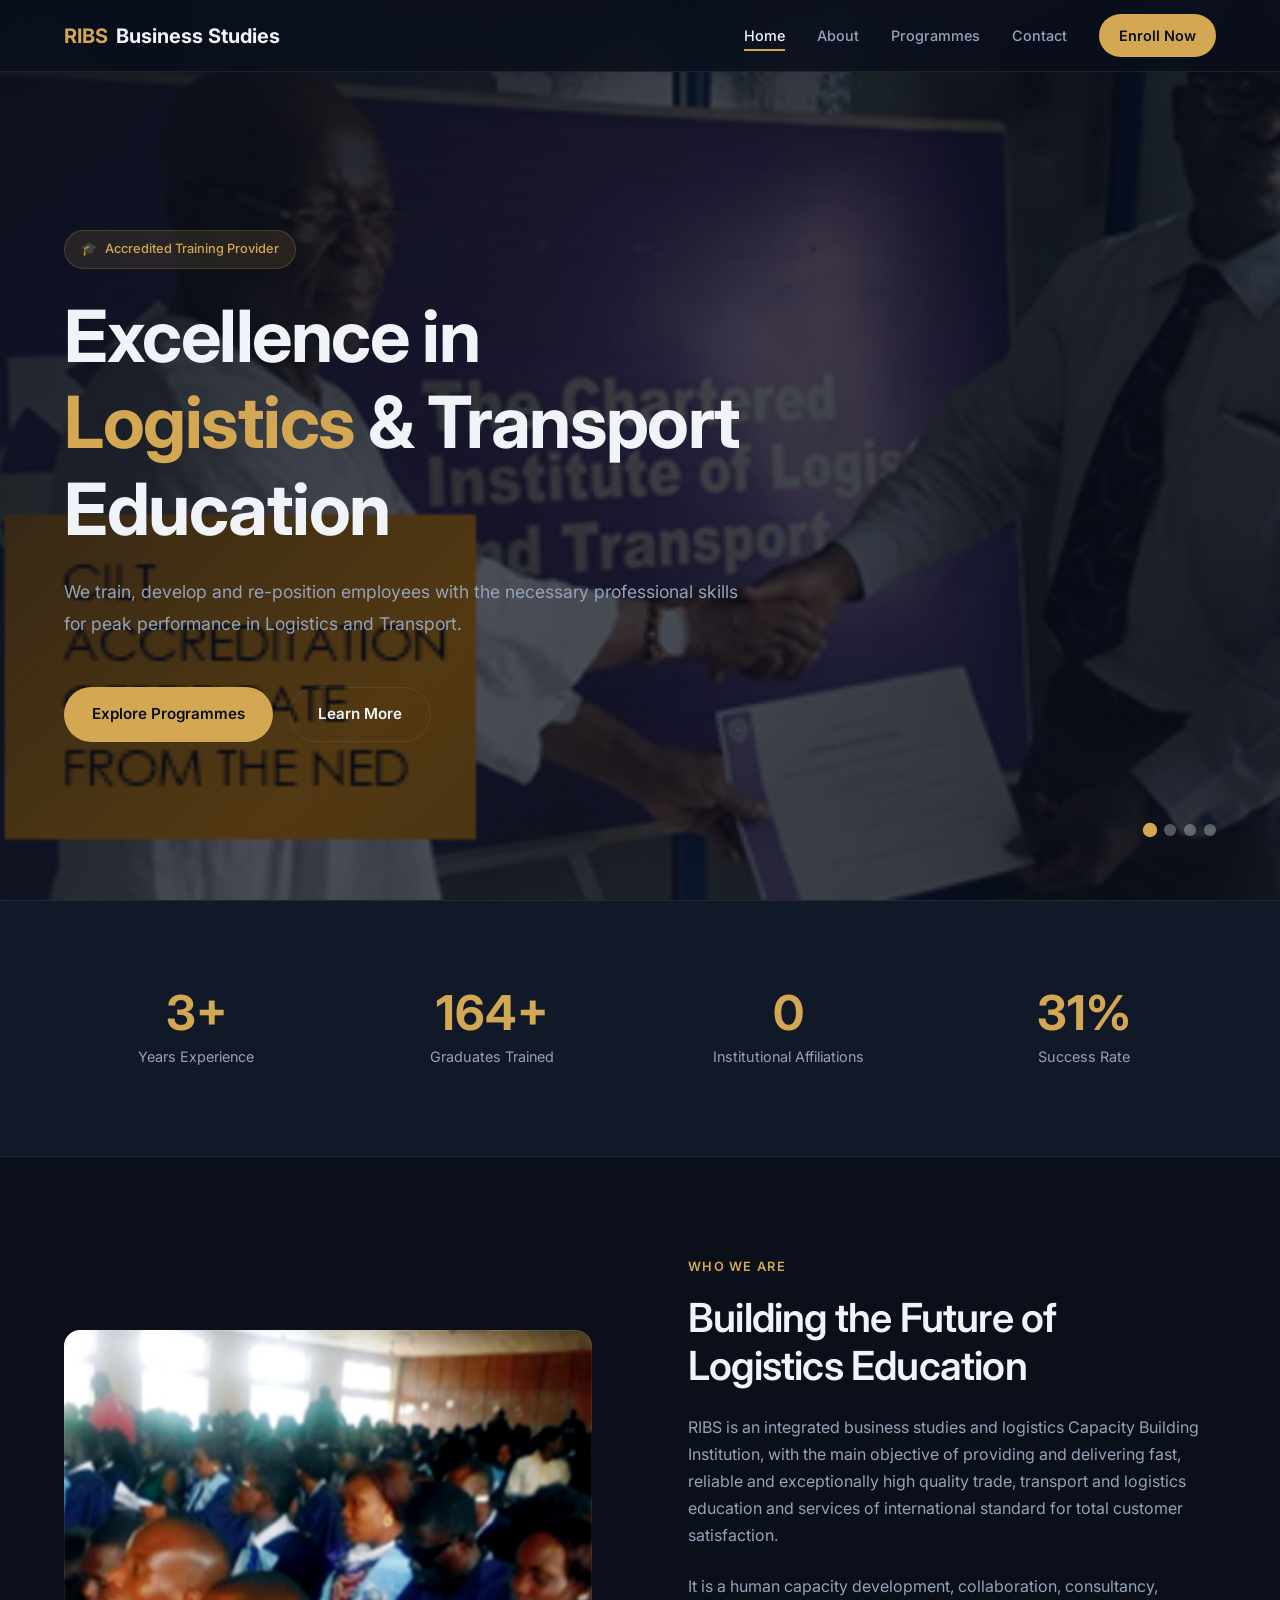
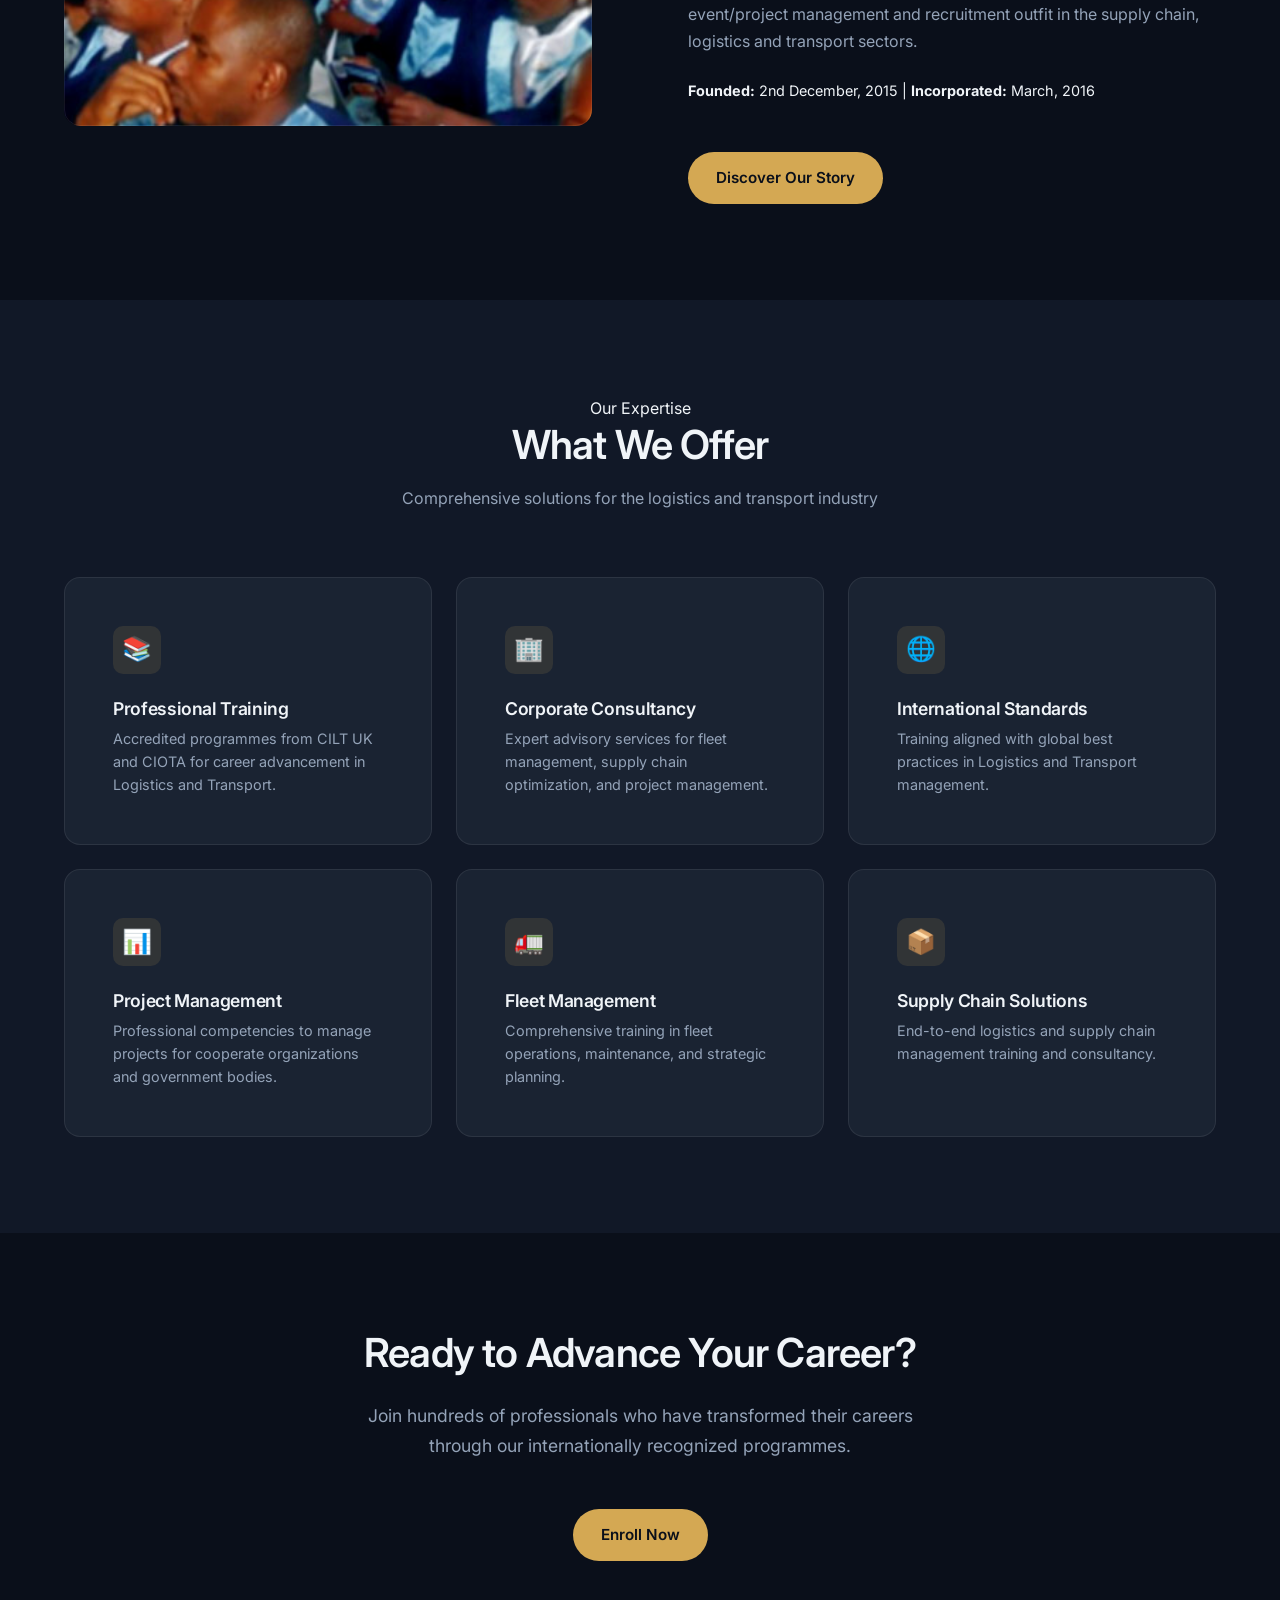
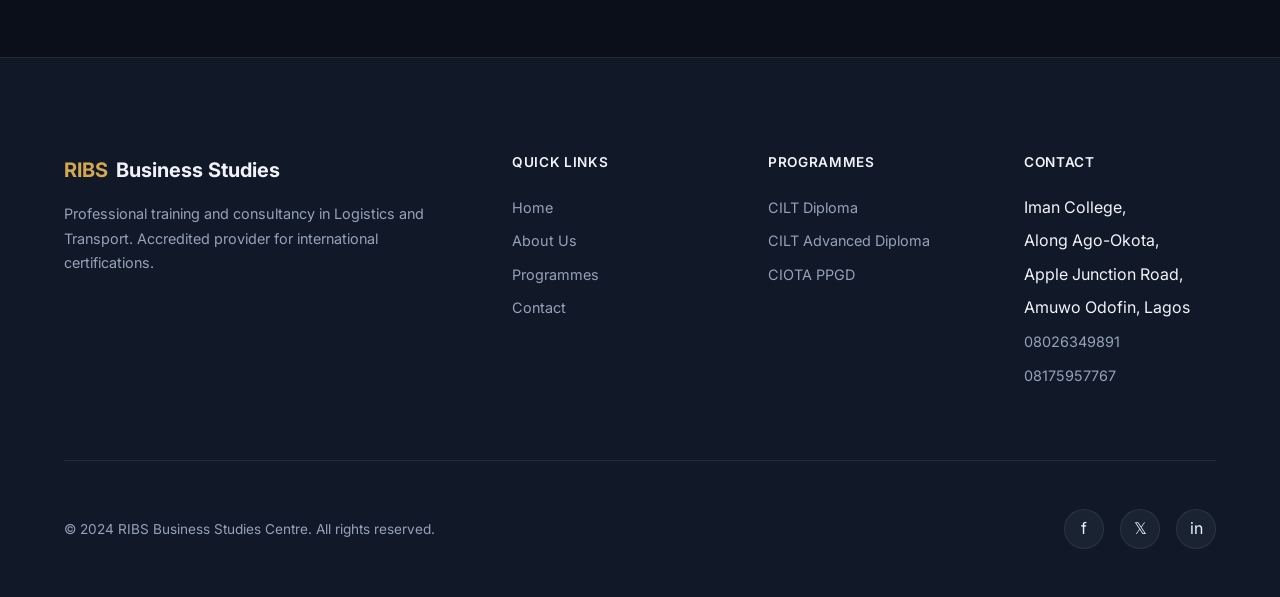
<file: index.html>
<!DOCTYPE html>
<html lang="en">
<head>
  <meta charset="UTF-8">
  <meta name="viewport" content="width=device-width, initial-scale=1.0">
  <title>RIBS Business Studies Centre | Logistics & Transport Training</title>
  <meta name="description" content="Professional training in Logistics and Transport. Accredited provider for CILT UK and CIOTA certifications.">
  <link rel="preconnect" href="https://fonts.googleapis.com">
  <link rel="preconnect" href="https://fonts.gstatic.com" crossorigin>
  <link href="https://fonts.googleapis.com/css2?family=Inter:wght@400;500;600;700&display=swap" rel="stylesheet">
  <link rel="stylesheet" href="css/style.css">
</head>
<body>

  <!-- Navigation -->
  <nav class="nav">
    <div class="nav-inner">
      <a href="index.html" class="nav-logo">
        <span>RIBS</span> Business Studies
      </a>
      <div class="nav-links">
        <a href="index.html" class="nav-link active">Home</a>
        <a href="about.html" class="nav-link">About</a>
        <a href="programmes.html" class="nav-link">Programmes</a>
        <a href="contact.html" class="nav-link">Contact</a>
        <a href="contact.html" class="nav-cta">Enroll Now</a>
      </div>
      <button class="nav-toggle" aria-label="Toggle menu" aria-expanded="false">
        <span></span>
        <span></span>
        <span></span>
      </button>
    </div>
  </nav>

  <!-- Hero Section -->
  <section class="hero">
    <div class="hero-slider">
      <div class="hero-slide active">
        <img src="images/slider-1.jpg" alt="RIBS Training Session">
      </div>
      <div class="hero-slide">
        <img src="images/slider-2.jpg" alt="Logistics Training">
      </div>
      <div class="hero-slide">
        <img src="images/slider-3.jpg" alt="Professional Development">
      </div>
      <div class="hero-slide">
        <img src="images/slider-4.jpg" alt="Transport Education">
      </div>
      <div class="hero-overlay"></div>
    </div>

    <div class="container">
      <div class="hero-content">
        <div class="hero-badge">
          <span>🎓</span> Accredited Training Provider
        </div>
        <h1 class="hero-title">
          Excellence in <span>Logistics</span> & Transport Education
        </h1>
        <p class="hero-description">
          We train, develop and re-position employees with the necessary professional skills for peak performance in Logistics and Transport.
        </p>
        <div class="hero-actions">
          <a href="programmes.html" class="btn btn-primary">Explore Programmes</a>
          <a href="about.html" class="btn btn-secondary">Learn More</a>
        </div>
      </div>
    </div>

    <div class="hero-slider-controls">
      <button class="slider-dot active" aria-label="Slide 1"></button>
      <button class="slider-dot" aria-label="Slide 2"></button>
      <button class="slider-dot" aria-label="Slide 3"></button>
      <button class="slider-dot" aria-label="Slide 4"></button>
    </div>
  </section>

  <!-- Stats Section -->
  <section class="stats">
    <div class="container">
      <div class="stats-grid">
        <div class="stat-item reveal">
          <div class="stat-number" data-target="10" data-suffix="+">0</div>
          <div class="stat-label">Years Experience</div>
        </div>
        <div class="stat-item reveal reveal-delay-1">
          <div class="stat-number" data-target="500" data-suffix="+">0</div>
          <div class="stat-label">Graduates Trained</div>
        </div>
        <div class="stat-item reveal reveal-delay-2">
          <div class="stat-number" data-target="3" data-suffix="">0</div>
          <div class="stat-label">Institutional Affiliations</div>
        </div>
        <div class="stat-item reveal reveal-delay-3">
          <div class="stat-number" data-target="95" data-suffix="%">0</div>
          <div class="stat-label">Success Rate</div>
        </div>
      </div>
    </div>
  </section>

  <!-- About Preview -->
  <section class="section">
    <div class="container">
      <div class="about-preview">
        <div class="about-image reveal">
          <img src="images/about_img.jpg" alt="RIBS Business Studies Centre">
        </div>
        <div class="about-content">
          <span class="section-label reveal">Who We Are</span>
          <h2 class="reveal reveal-delay-1">Building the Future of Logistics Education</h2>
          <p class="reveal reveal-delay-2">
            RIBS is an integrated business studies and logistics Capacity Building Institution, with the main objective of providing and delivering fast, reliable and exceptionally high quality trade, transport and logistics education and services of international standard for total customer satisfaction.
          </p>
          <p class="reveal reveal-delay-3">
            It is a human capacity development, collaboration, consultancy, event/project management and recruitment outfit in the supply chain, logistics and transport sectors.
          </p>
          <p class="reveal reveal-delay-4" style="font-size: 0.9rem; color: var(--color-text-secondary);">
            <strong>Founded:</strong> 2nd December, 2015 | <strong>Incorporated:</strong> March, 2016
          </p>
          <a href="about.html" class="btn btn-primary reveal reveal-delay-4" style="margin-top: var(--space-lg);">Discover Our Story</a>
        </div>
      </div>
    </div>
  </section>

  <!-- Services Section -->
  <section class="section" style="background: var(--color-bg-elevated);">
    <div class="container">
      <div class="services-header">
        <span class="section-label reveal">Our Expertise</span>
        <h2 class="reveal reveal-delay-1">What We Offer</h2>
        <p class="reveal reveal-delay-2">Comprehensive solutions for the logistics and transport industry</p>
      </div>

      <div class="services-grid">
        <div class="service-card reveal">
          <div class="service-icon">📚</div>
          <h3>Professional Training</h3>
          <p>Accredited programmes from CILT UK and CIOTA for career advancement in Logistics and Transport.</p>
        </div>
        <div class="service-card reveal reveal-delay-1">
          <div class="service-icon">🏢</div>
          <h3>Corporate Consultancy</h3>
          <p>Expert advisory services for fleet management, supply chain optimization, and project management.</p>
        </div>
        <div class="service-card reveal reveal-delay-2">
          <div class="service-icon">🌐</div>
          <h3>International Standards</h3>
          <p>Training aligned with global best practices in Logistics and Transport management.</p>
        </div>
        <div class="service-card reveal reveal-delay-3">
          <div class="service-icon">📊</div>
          <h3>Project Management</h3>
          <p>Professional competencies to manage projects for cooperate organizations and government bodies.</p>
        </div>
        <div class="service-card reveal reveal-delay-4">
          <div class="service-icon">🚛</div>
          <h3>Fleet Management</h3>
          <p>Comprehensive training in fleet operations, maintenance, and strategic planning.</p>
        </div>
        <div class="service-card reveal">
          <div class="service-icon">📦</div>
          <h3>Supply Chain Solutions</h3>
          <p>End-to-end logistics and supply chain management training and consultancy.</p>
        </div>
      </div>
    </div>
  </section>

  <!-- CTA Section -->
  <section class="section" style="text-align: center;">
    <div class="container">
      <h2 class="reveal">Ready to Advance Your Career?</h2>
      <p class="reveal reveal-delay-1" style="max-width: 600px; margin: var(--space-lg) auto var(--space-2xl); font-size: 1.1rem;">
        Join hundreds of professionals who have transformed their careers through our internationally recognized programmes.
      </p>
      <div class="reveal reveal-delay-2">
        <a href="contact.html" class="btn btn-primary">Enroll Now</a>
      </div>
    </div>
  </section>

  <!-- Footer -->
  <footer class="footer">
    <div class="container">
      <div class="footer-grid">
        <div class="footer-brand">
          <a href="index.html" class="nav-logo" style="margin-bottom: var(--space-sm);">
            <span>RIBS</span> Business Studies
          </a>
          <p>Professional training and consultancy in Logistics and Transport. Accredited provider for international certifications.</p>
        </div>
        <div>
          <h4 class="footer-heading">Quick Links</h4>
          <ul class="footer-links">
            <li><a href="index.html">Home</a></li>
            <li><a href="about.html">About Us</a></li>
            <li><a href="programmes.html">Programmes</a></li>
            <li><a href="contact.html">Contact</a></li>
          </ul>
        </div>
        <div>
          <h4 class="footer-heading">Programmes</h4>
          <ul class="footer-links">
            <li><a href="programmes.html">CILT Diploma</a></li>
            <li><a href="programmes.html">CILT Advanced Diploma</a></li>
            <li><a href="programmes.html">CIOTA PPGD</a></li>
          </ul>
        </div>
        <div>
          <h4 class="footer-heading">Contact</h4>
          <ul class="footer-links">
            <li>Iman College,</li>
            <li>Along Ago-Okota,</li>
            <li>Apple Junction Road,</li>
            <li>Amuwo Odofin, Lagos</li>
            <li style="margin-top: var(--space-sm);"><a href="tel:+2348026349891">08026349891</a></li>
            <li><a href="tel:+2348175957767">08175957767</a></li>
          </ul>
        </div>
      </div>
      <div class="footer-bottom">
        <p>&copy; 2024 RIBS Business Studies Centre. All rights reserved.</p>
        <div class="social-links">
          <a href="#" class="social-link" aria-label="Facebook">f</a>
          <a href="#" class="social-link" aria-label="Twitter">𝕏</a>
          <a href="#" class="social-link" aria-label="LinkedIn">in</a>
        </div>
      </div>
    </div>
  </footer>

  <script src="js/main.js"></script>
</body>
</html>
</file>
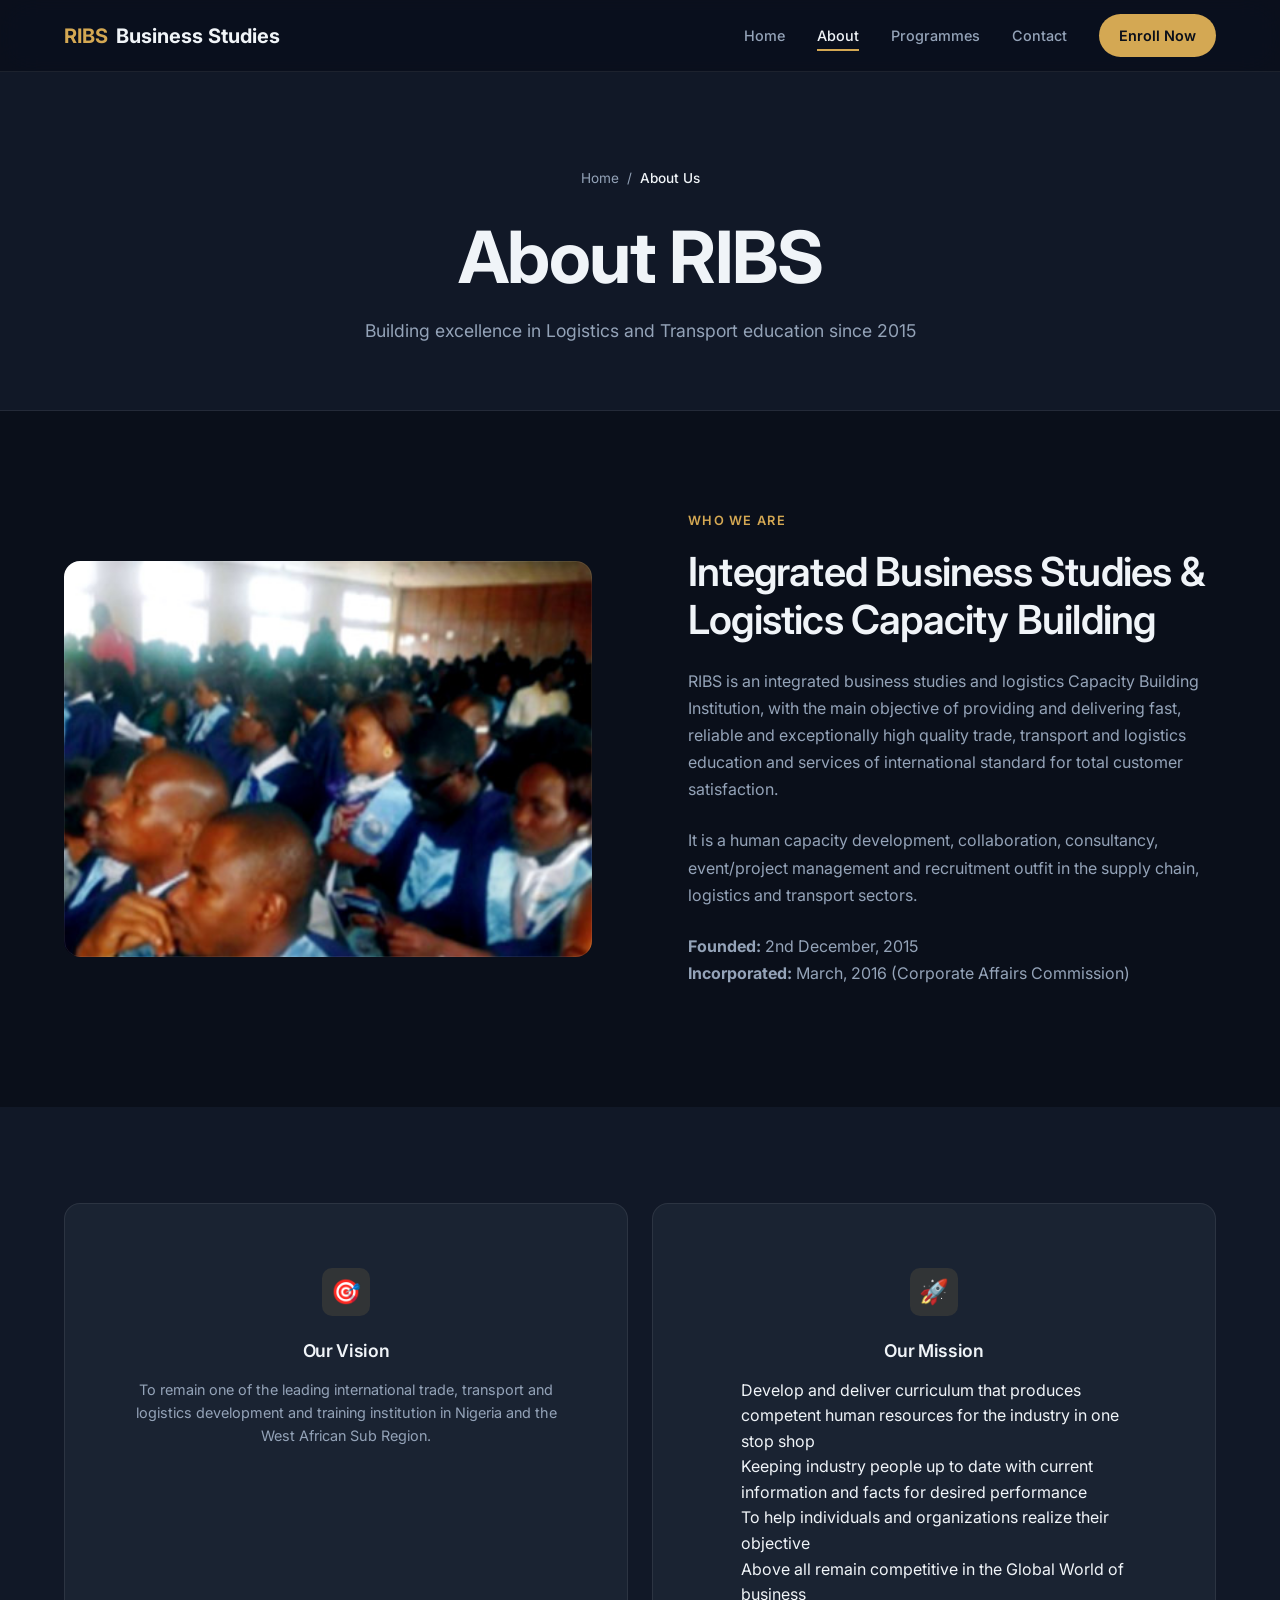
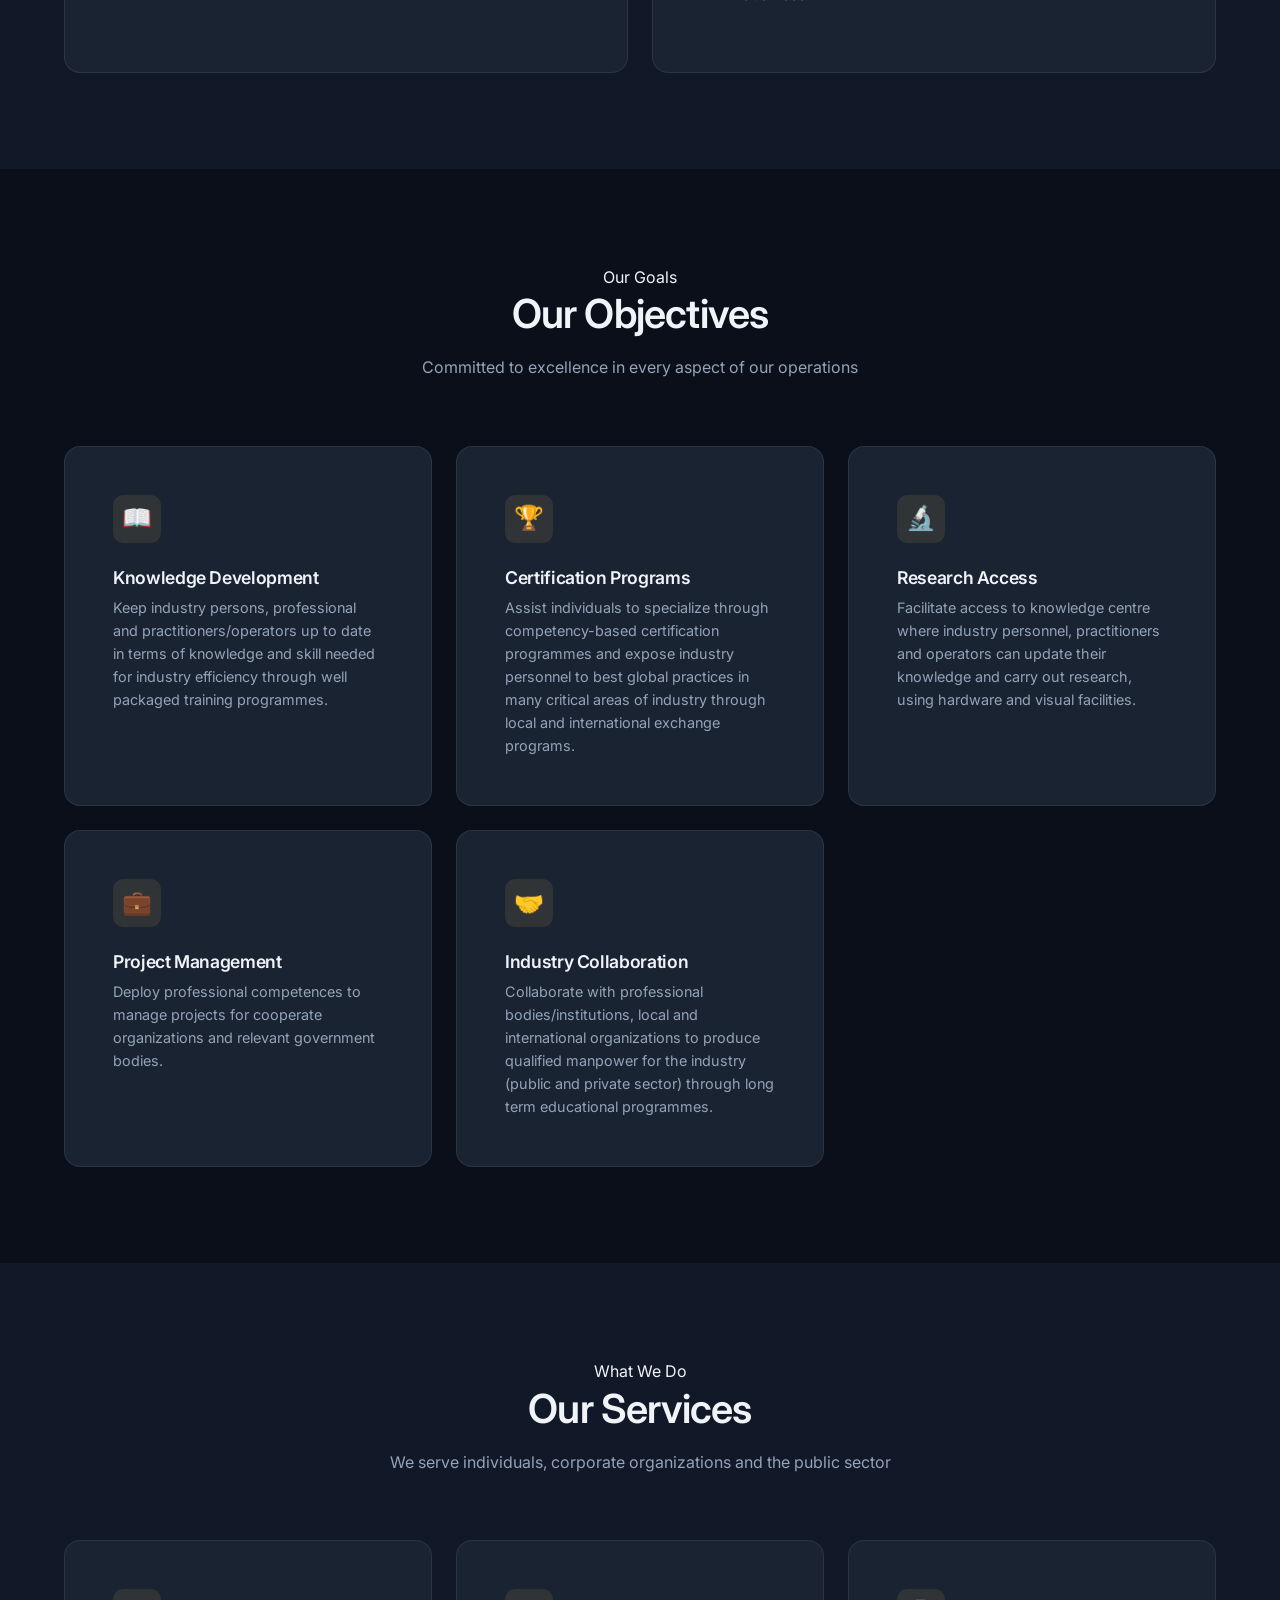
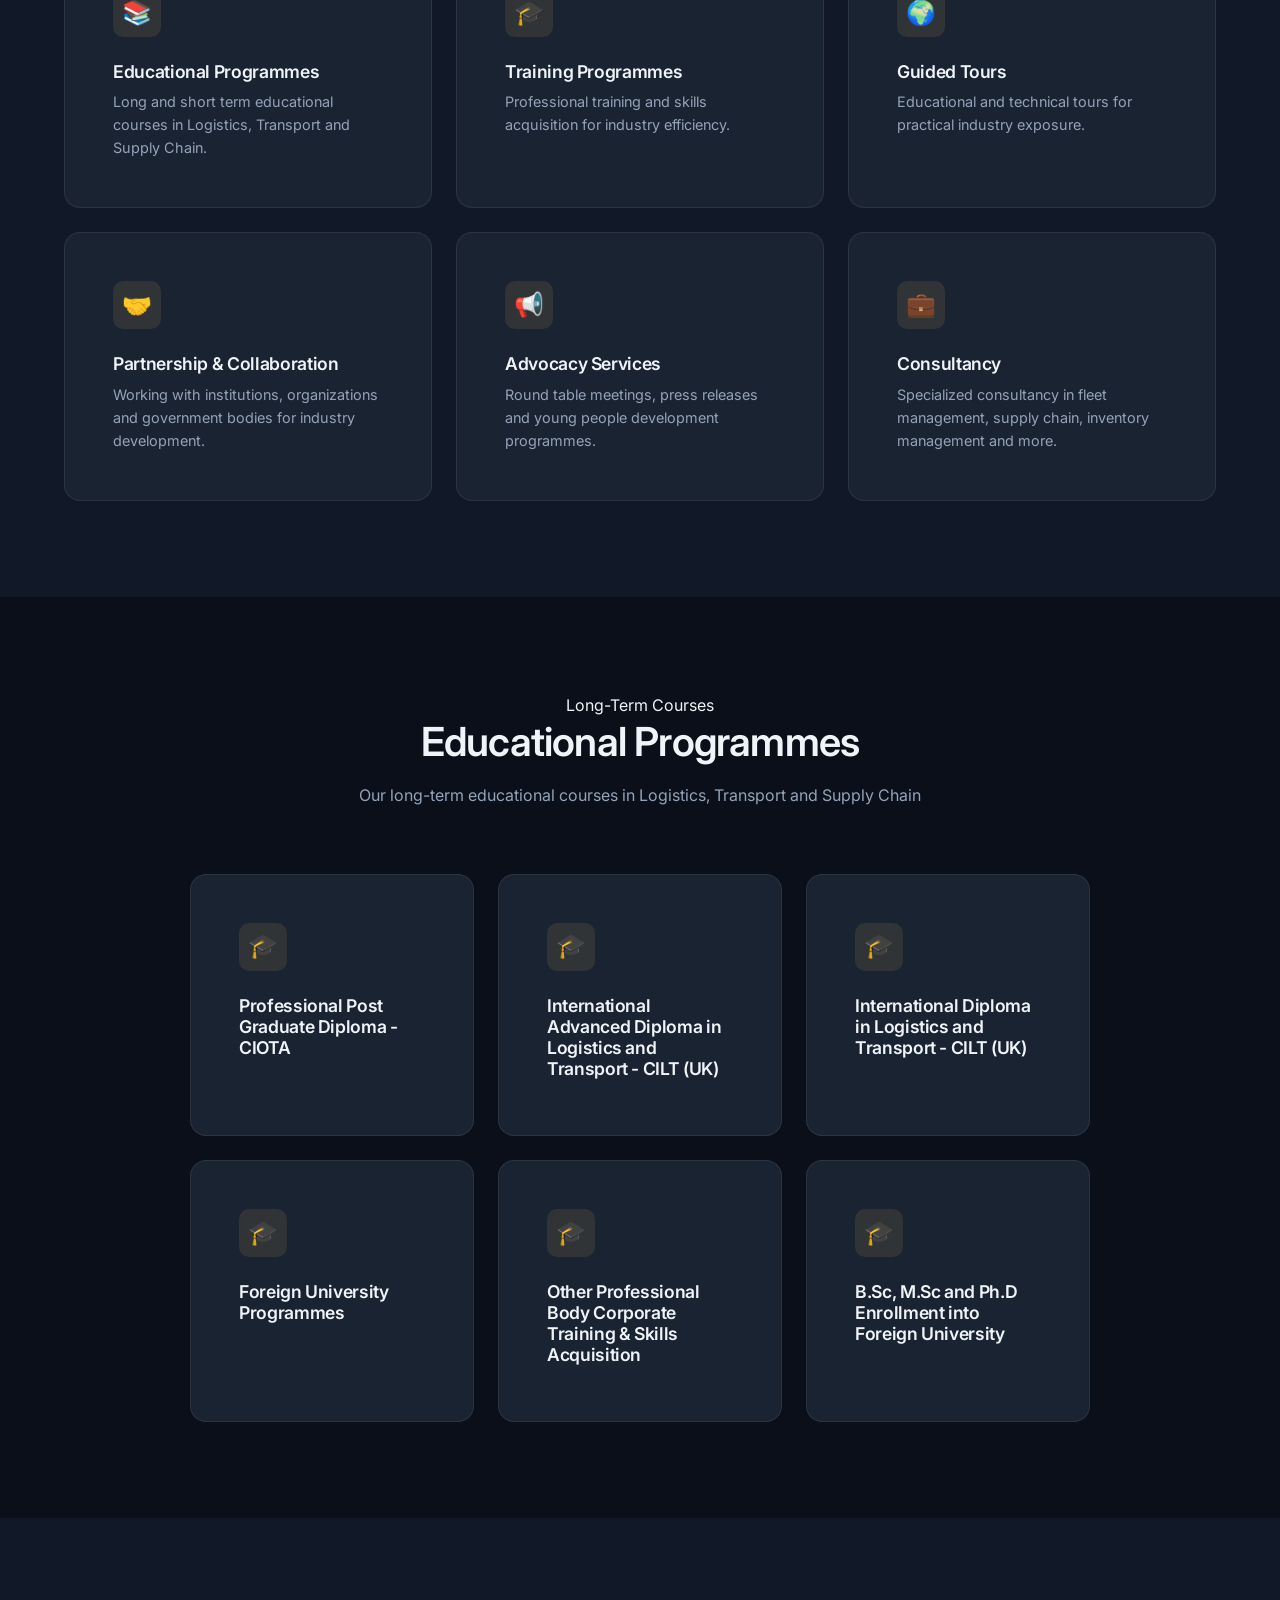
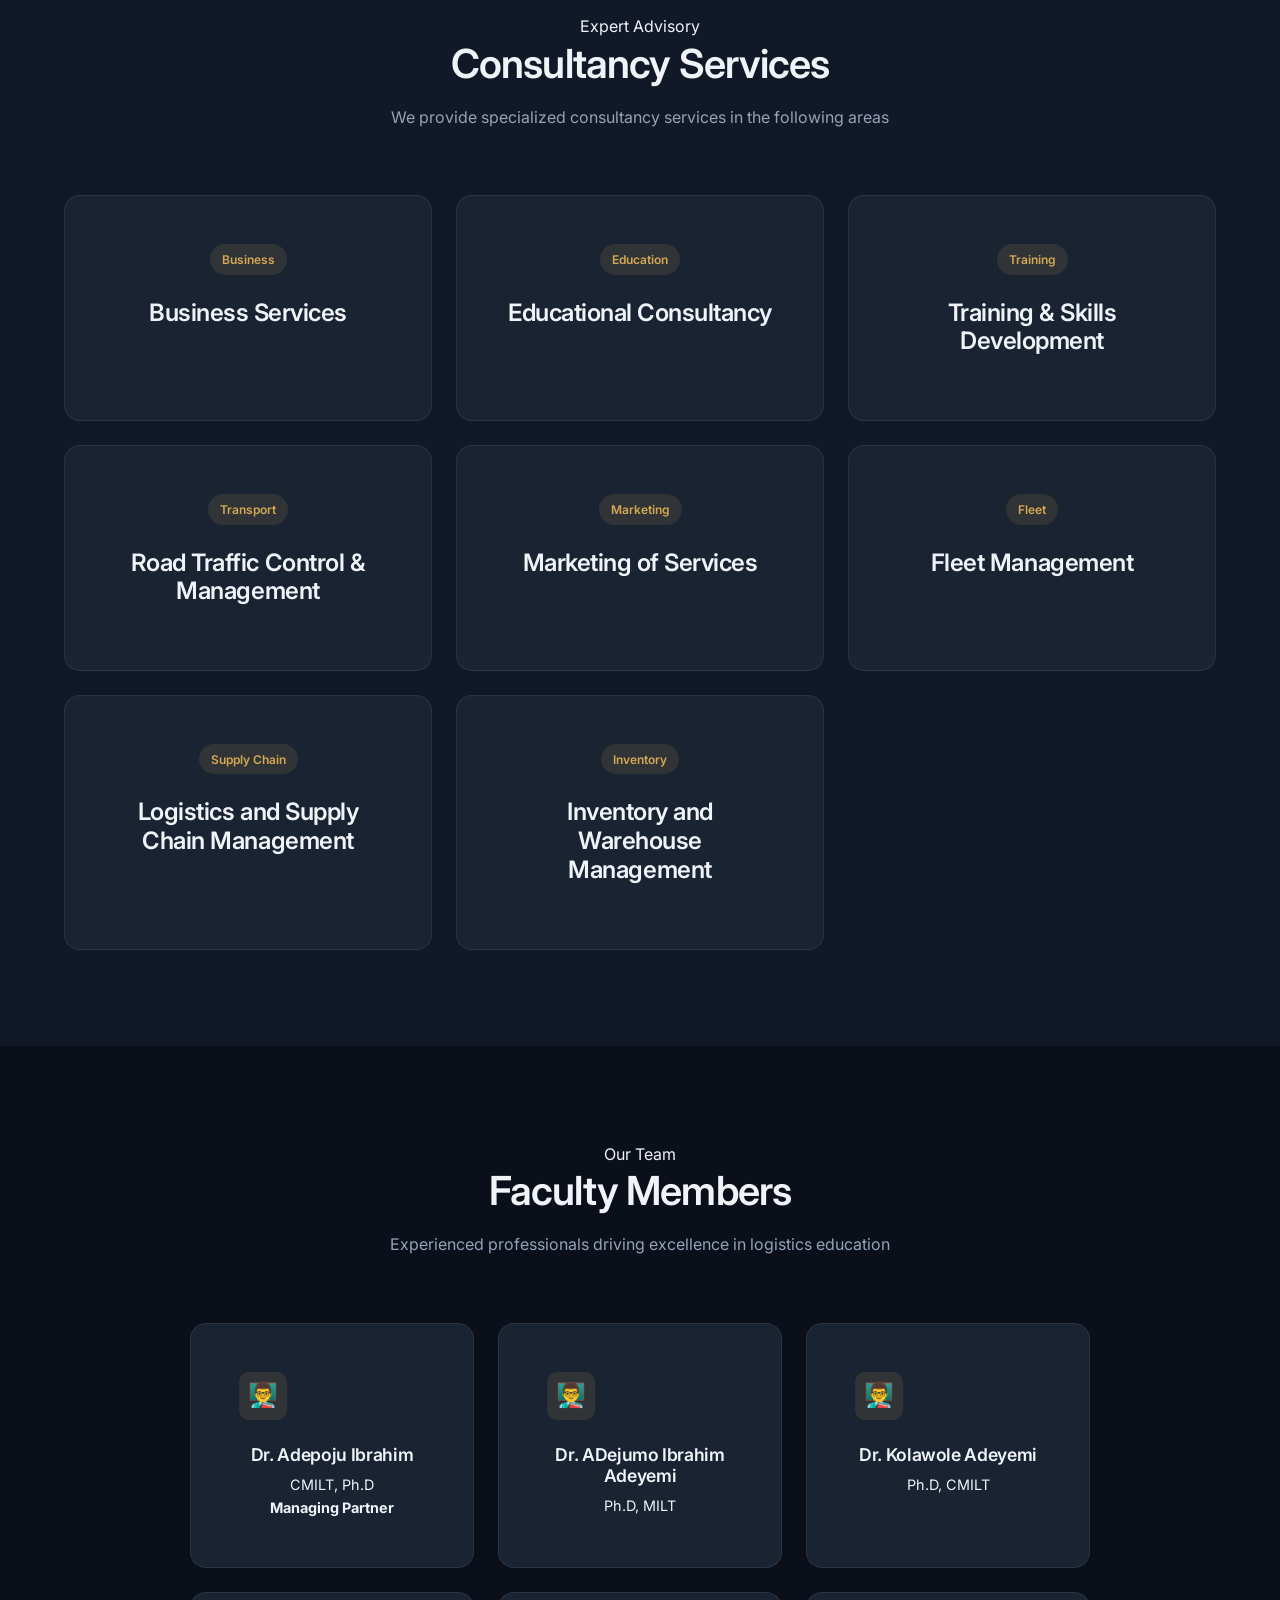
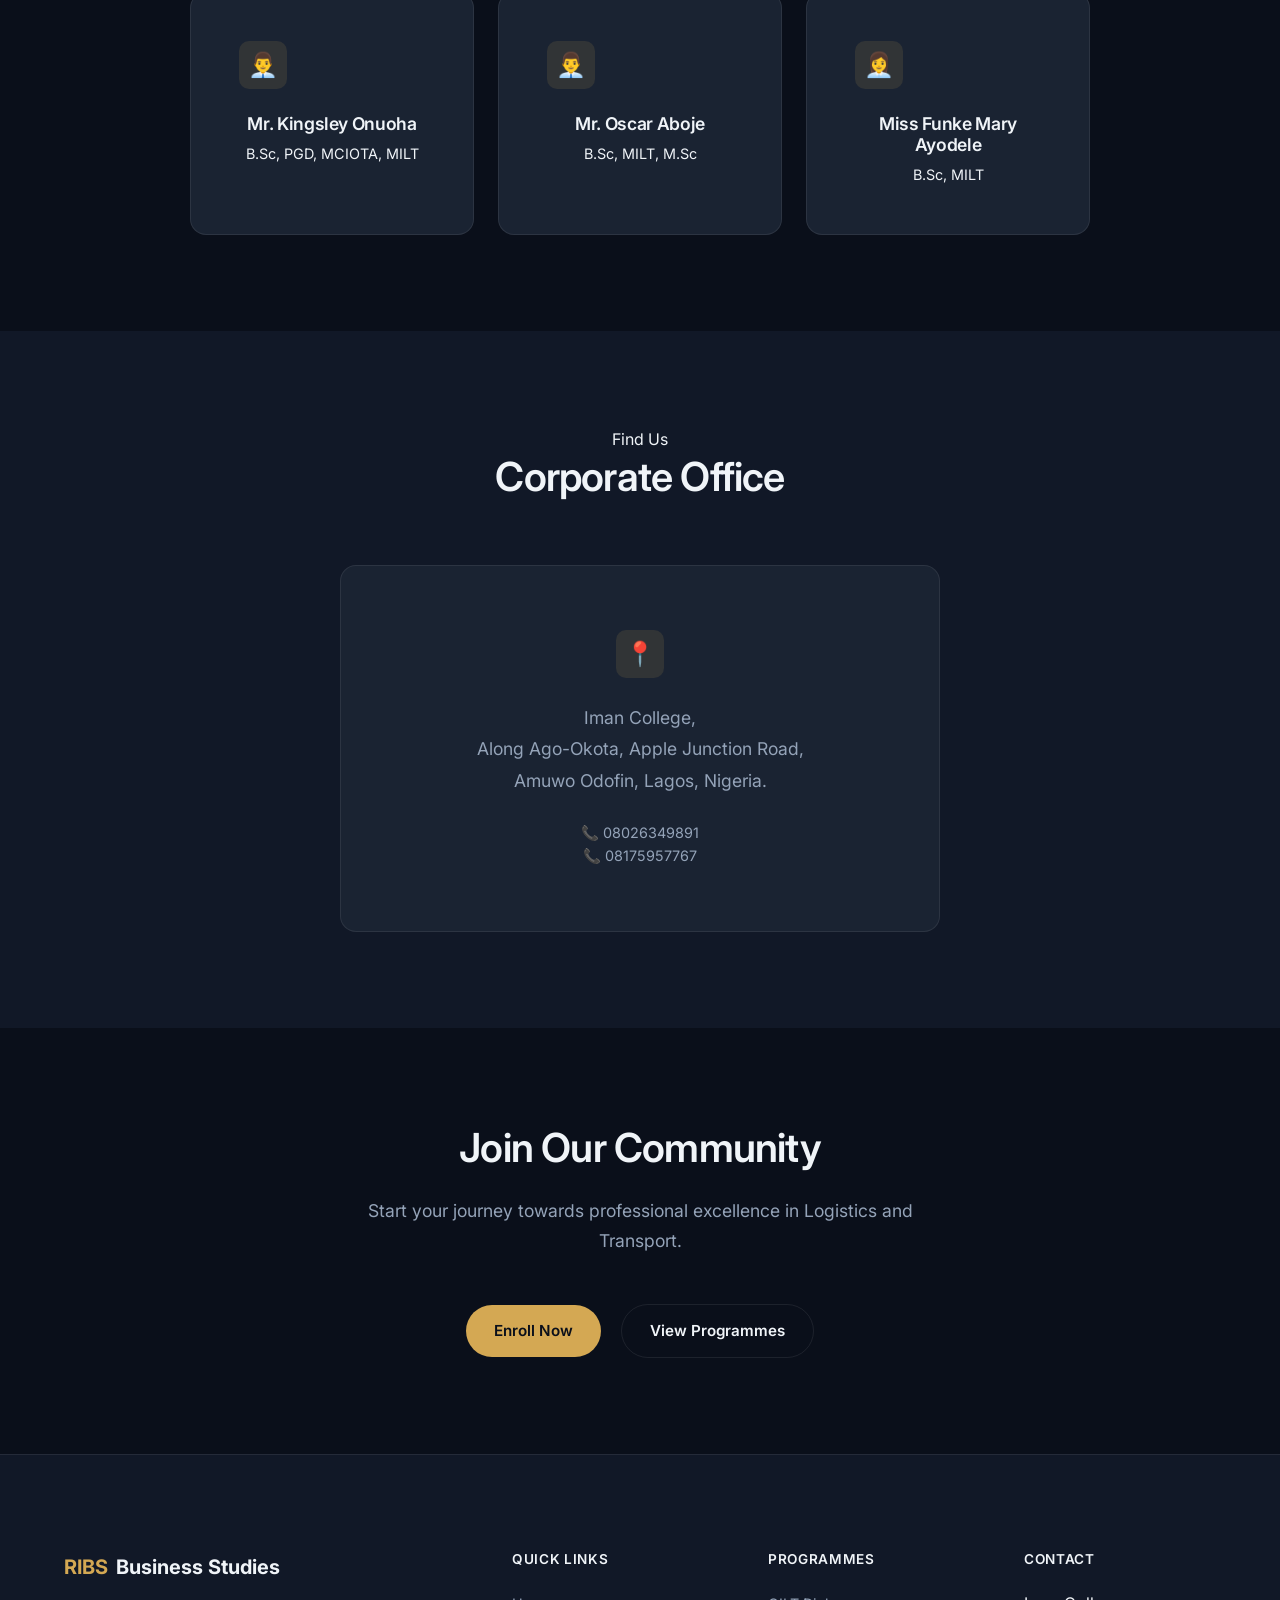
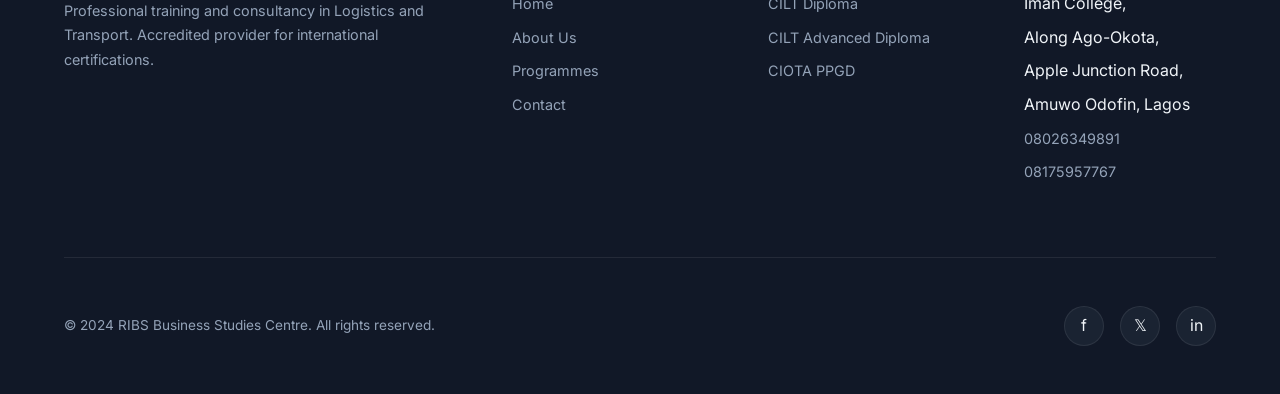
<file: about.html>
<!DOCTYPE html>
<html lang="en">
<head>
  <meta charset="UTF-8">
  <meta name="viewport" content="width=device-width, initial-scale=1.0">
  <title>About Us | RIBS Business Studies Centre</title>
  <meta name="description" content="Learn about RIBS Business Studies Centre - our vision, mission, and objectives in Logistics and Transport education.">
  <link rel="preconnect" href="https://fonts.googleapis.com">
  <link rel="preconnect" href="https://fonts.gstatic.com" crossorigin>
  <link href="https://fonts.googleapis.com/css2?family=Inter:wght@400;500;600;700&display=swap" rel="stylesheet">
  <link rel="stylesheet" href="css/style.css">
</head>
<body>

  <!-- Navigation -->
  <nav class="nav">
    <div class="nav-inner">
      <a href="index.html" class="nav-logo">
        <span>RIBS</span> Business Studies
      </a>
      <div class="nav-links">
        <a href="index.html" class="nav-link">Home</a>
        <a href="about.html" class="nav-link active">About</a>
        <a href="programmes.html" class="nav-link">Programmes</a>
        <a href="contact.html" class="nav-link">Contact</a>
        <a href="contact.html" class="nav-cta">Enroll Now</a>
      </div>
      <button class="nav-toggle" aria-label="Toggle menu" aria-expanded="false">
        <span></span>
        <span></span>
        <span></span>
      </button>
    </div>
  </nav>

  <!-- Page Header -->
  <div class="page-header">
    <div class="container">
      <div class="breadcrumb">
        <a href="index.html">Home</a>
        <span>/</span>
        <strong>About Us</strong>
      </div>
      <h1>About RIBS</h1>
      <p>Building excellence in Logistics and Transport education since 2015</p>
    </div>
  </div>

  <!-- Who We Are -->
  <section class="section">
    <div class="container">
      <div class="about-preview">
        <div class="about-image reveal">
          <img src="images/about_img.jpg" alt="RIBS Business Studies Centre">
        </div>
        <div class="about-content">
          <span class="section-label reveal">Who We Are</span>
          <h2 class="reveal reveal-delay-1">Integrated Business Studies & Logistics Capacity Building</h2>
          <p class="reveal reveal-delay-2">
            RIBS is an integrated business studies and logistics Capacity Building Institution, with the main objective of providing and delivering fast, reliable and exceptionally high quality trade, transport and logistics education and services of international standard for total customer satisfaction.
          </p>
          <p class="reveal reveal-delay-3">
            It is a human capacity development, collaboration, consultancy, event/project management and recruitment outfit in the supply chain, logistics and transport sectors.
          </p>
          <p class="reveal reveal-delay-4">
            <strong>Founded:</strong> 2nd December, 2015<br>
            <strong>Incorporated:</strong> March, 2016 (Corporate Affairs Commission)
          </p>
        </div>
      </div>
    </div>
  </section>

  <!-- Vision & Mission -->
  <section class="section" style="background: var(--color-bg-elevated);">
    <div class="container">
      <div class="services-grid" style="grid-template-columns: 1fr 1fr;">
        <div class="service-card reveal" style="text-align: center; padding: var(--space-3xl);">
          <div class="service-icon" style="margin: 0 auto var(--space-lg);">🎯</div>
          <h3>Our Vision</h3>
          <p style="margin-top: var(--space-md);">
            To remain one of the leading international trade, transport and logistics development and training institution in Nigeria and the West African Sub Region.
          </p>
        </div>
        <div class="service-card reveal reveal-delay-1" style="text-align: center; padding: var(--space-3xl);">
          <div class="service-icon" style="margin: 0 auto var(--space-lg);">🚀</div>
          <h3>Our Mission</h3>
          <ul style="text-align: left; margin-top: var(--space-md); padding-left: var(--space-lg);">
            <li>Develop and deliver curriculum that produces competent human resources for the industry in one stop shop</li>
            <li>Keeping industry people up to date with current information and facts for desired performance</li>
            <li>To help individuals and organizations realize their objective</li>
            <li>Above all remain competitive in the Global World of business</li>
          </ul>
        </div>
      </div>
    </div>
  </section>

  <!-- Objectives -->
  <section class="section">
    <div class="container">
      <div class="services-header">
        <span class="section-label reveal">Our Goals</span>
        <h2 class="reveal reveal-delay-1">Our Objectives</h2>
        <p class="reveal reveal-delay-2">Committed to excellence in every aspect of our operations</p>
      </div>

      <div class="services-grid">
        <div class="service-card reveal">
          <div class="service-icon">📖</div>
          <h3>Knowledge Development</h3>
          <p>Keep industry persons, professional and practitioners/operators up to date in terms of knowledge and skill needed for industry efficiency through well packaged training programmes.</p>
        </div>
        <div class="service-card reveal reveal-delay-1">
          <div class="service-icon">🏆</div>
          <h3>Certification Programs</h3>
          <p>Assist individuals to specialize through competency-based certification programmes and expose industry personnel to best global practices in many critical areas of industry through local and international exchange programs.</p>
        </div>
        <div class="service-card reveal reveal-delay-2">
          <div class="service-icon">🔬</div>
          <h3>Research Access</h3>
          <p>Facilitate access to knowledge centre where industry personnel, practitioners and operators can update their knowledge and carry out research, using hardware and visual facilities.</p>
        </div>
        <div class="service-card reveal reveal-delay-3">
          <div class="service-icon">💼</div>
          <h3>Project Management</h3>
          <p>Deploy professional competences to manage projects for cooperate organizations and relevant government bodies.</p>
        </div>
        <div class="service-card reveal reveal-delay-4">
          <div class="service-icon">🤝</div>
          <h3>Industry Collaboration</h3>
          <p>Collaborate with professional bodies/institutions, local and international organizations to produce qualified manpower for the industry (public and private sector) through long term educational programmes.</p>
        </div>
      </div>
    </div>
  </section>

  <!-- Services -->
  <section class="section" style="background: var(--color-bg-elevated);">
    <div class="container">
      <div class="services-header">
        <span class="section-label reveal">What We Do</span>
        <h2 class="reveal reveal-delay-1">Our Services</h2>
        <p class="reveal reveal-delay-2">We serve individuals, corporate organizations and the public sector</p>
      </div>

      <div class="services-grid">
        <div class="service-card reveal">
          <div class="service-icon">📚</div>
          <h3>Educational Programmes</h3>
          <p>Long and short term educational courses in Logistics, Transport and Supply Chain.</p>
        </div>
        <div class="service-card reveal reveal-delay-1">
          <div class="service-icon">🎓</div>
          <h3>Training Programmes</h3>
          <p>Professional training and skills acquisition for industry efficiency.</p>
        </div>
        <div class="service-card reveal reveal-delay-2">
          <div class="service-icon">🌍</div>
          <h3>Guided Tours</h3>
          <p>Educational and technical tours for practical industry exposure.</p>
        </div>
        <div class="service-card reveal reveal-delay-3">
          <div class="service-icon">🤝</div>
          <h3>Partnership & Collaboration</h3>
          <p>Working with institutions, organizations and government bodies for industry development.</p>
        </div>
        <div class="service-card reveal reveal-delay-4">
          <div class="service-icon">📢</div>
          <h3>Advocacy Services</h3>
          <p>Round table meetings, press releases and young people development programmes.</p>
        </div>
        <div class="service-card reveal">
          <div class="service-icon">💼</div>
          <h3>Consultancy</h3>
          <p>Specialized consultancy in fleet management, supply chain, inventory management and more.</p>
        </div>
      </div>
    </div>
  </section>

  <!-- Educational Programmes -->
  <section class="section">
    <div class="container">
      <div class="services-header">
        <span class="section-label reveal">Long-Term Courses</span>
        <h2 class="reveal reveal-delay-1">Educational Programmes</h2>
        <p class="reveal reveal-delay-2">Our long-term educational courses in Logistics, Transport and Supply Chain</p>
      </div>

      <div class="services-grid" style="max-width: 900px; margin: 0 auto;">
        <div class="service-card reveal">
          <div class="service-icon">🎓</div>
          <h3>Professional Post Graduate Diploma - CIOTA</h3>
        </div>
        <div class="service-card reveal reveal-delay-1">
          <div class="service-icon">🎓</div>
          <h3>International Advanced Diploma in Logistics and Transport - CILT (UK)</h3>
        </div>
        <div class="service-card reveal reveal-delay-2">
          <div class="service-icon">🎓</div>
          <h3>International Diploma in Logistics and Transport - CILT (UK)</h3>
        </div>
        <div class="service-card reveal reveal-delay-3">
          <div class="service-icon">🎓</div>
          <h3>Foreign University Programmes</h3>
        </div>
        <div class="service-card reveal reveal-delay-4">
          <div class="service-icon">🎓</div>
          <h3>Other Professional Body Corporate Training & Skills Acquisition</h3>
        </div>
        <div class="service-card reveal">
          <div class="service-icon">🎓</div>
          <h3>B.Sc, M.Sc and Ph.D Enrollment into Foreign University</h3>
        </div>
      </div>
    </div>
  </section>

  <!-- Consultancy Services -->
  <section class="section" style="background: var(--color-bg-elevated);">
    <div class="container">
      <div class="services-header">
        <span class="section-label reveal">Expert Advisory</span>
        <h2 class="reveal reveal-delay-1">Consultancy Services</h2>
        <p class="reveal reveal-delay-2">We provide specialized consultancy services in the following areas</p>
      </div>

      <div class="programmes-grid" style="grid-template-columns: repeat(3, 1fr);">
        <div class="programme-card reveal" style="text-align: center;">
          <div class="programme-badge">Business</div>
          <h3>Business Services</h3>
        </div>
        <div class="programme-card reveal reveal-delay-1" style="text-align: center;">
          <div class="programme-badge">Education</div>
          <h3>Educational Consultancy</h3>
        </div>
        <div class="programme-card reveal reveal-delay-2" style="text-align: center;">
          <div class="programme-badge">Training</div>
          <h3>Training & Skills Development</h3>
        </div>
        <div class="programme-card reveal" style="text-align: center;">
          <div class="programme-badge">Transport</div>
          <h3>Road Traffic Control & Management</h3>
        </div>
        <div class="programme-card reveal reveal-delay-1" style="text-align: center;">
          <div class="programme-badge">Marketing</div>
          <h3>Marketing of Services</h3>
        </div>
        <div class="programme-card reveal reveal-delay-2" style="text-align: center;">
          <div class="programme-badge">Fleet</div>
          <h3>Fleet Management</h3>
        </div>
        <div class="programme-card reveal" style="text-align: center;">
          <div class="programme-badge">Supply Chain</div>
          <h3>Logistics and Supply Chain Management</h3>
        </div>
        <div class="programme-card reveal reveal-delay-1" style="text-align: center;">
          <div class="programme-badge">Inventory</div>
          <h3>Inventory and Warehouse Management</h3>
        </div>
      </div>
    </div>
  </section>

  <!-- Faculty -->
  <section class="section">
    <div class="container">
      <div class="services-header">
        <span class="section-label reveal">Our Team</span>
        <h2 class="reveal reveal-delay-1">Faculty Members</h2>
        <p class="reveal reveal-delay-2">Experienced professionals driving excellence in logistics education</p>
      </div>

      <div class="services-grid" style="grid-template-columns: repeat(3, 1fr); max-width: 900px; margin: 0 auto;">
        <div class="service-card reveal" style="text-align: center;">
          <div class="service-icon">👨‍🏫</div>
          <h3>Dr. Adepoju Ibrahim</h3>
          <p style="font-size: 0.9rem; color: var(--color-text-secondary); margin-top: var(--space-xs);">CMILT, Ph.D<br><strong>Managing Partner</strong></p>
        </div>
        <div class="service-card reveal reveal-delay-1" style="text-align: center;">
          <div class="service-icon">👨‍🏫</div>
          <h3>Dr. ADejumo Ibrahim Adeyemi</h3>
          <p style="font-size: 0.9rem; color: var(--color-text-secondary); margin-top: var(--space-xs);">Ph.D, MILT</p>
        </div>
        <div class="service-card reveal reveal-delay-2" style="text-align: center;">
          <div class="service-icon">👨‍🏫</div>
          <h3>Dr. Kolawole Adeyemi</h3>
          <p style="font-size: 0.9rem; color: var(--color-text-secondary); margin-top: var(--space-xs);">Ph.D, CMILT</p>
        </div>
        <div class="service-card reveal" style="text-align: center;">
          <div class="service-icon">👨‍💼</div>
          <h3>Mr. Kingsley Onuoha</h3>
          <p style="font-size: 0.9rem; color: var(--color-text-secondary); margin-top: var(--space-xs);">B.Sc, PGD, MCIOTA, MILT</p>
        </div>
        <div class="service-card reveal reveal-delay-1" style="text-align: center;">
          <div class="service-icon">👨‍💼</div>
          <h3>Mr. Oscar Aboje</h3>
          <p style="font-size: 0.9rem; color: var(--color-text-secondary); margin-top: var(--space-xs);">B.Sc, MILT, M.Sc</p>
        </div>
        <div class="service-card reveal reveal-delay-2" style="text-align: center;">
          <div class="service-icon">👩‍💼</div>
          <h3>Miss Funke Mary Ayodele</h3>
          <p style="font-size: 0.9rem; color: var(--color-text-secondary); margin-top: var(--space-xs);">B.Sc, MILT</p>
        </div>
      </div>
    </div>
  </section>

  <!-- Corporate Office -->
  <section class="section" style="background: var(--color-bg-elevated);">
    <div class="container">
      <div class="services-header">
        <span class="section-label reveal">Find Us</span>
        <h2 class="reveal reveal-delay-1">Corporate Office</h2>
      </div>

      <div style="max-width: 600px; margin: 0 auto; text-align: center;" class="reveal reveal-delay-2">
        <div class="service-card" style="padding: var(--space-3xl);">
          <div class="service-icon" style="margin: 0 auto var(--space-lg);">📍</div>
          <p style="font-size: 1.1rem; line-height: 1.8;">
            Iman College,<br>
            Along Ago-Okota, Apple Junction Road,<br>
            Amuwo Odofin, Lagos, Nigeria.
          </p>
          <p style="margin-top: var(--space-lg);">
            <a href="tel:+2348026349891">📞 08026349891</a><br>
            <a href="tel:+2348175957767">📞 08175957767</a>
          </p>
        </div>
      </div>
    </div>
  </section>

  <!-- CTA -->
  <section class="section" style="text-align: center;">
    <div class="container">
      <h2 class="reveal">Join Our Community</h2>
      <p class="reveal reveal-delay-1" style="max-width: 600px; margin: var(--space-lg) auto var(--space-2xl); font-size: 1.1rem;">
        Start your journey towards professional excellence in Logistics and Transport.
      </p>
      <div class="reveal reveal-delay-2">
        <a href="contact.html" class="btn btn-primary">Enroll Now</a>
        <a href="programmes.html" class="btn btn-secondary" style="margin-left: var(--space-md);">View Programmes</a>
      </div>
    </div>
  </section>

  <!-- Footer -->
  <footer class="footer">
    <div class="container">
      <div class="footer-grid">
        <div class="footer-brand">
          <a href="index.html" class="nav-logo" style="margin-bottom: var(--space-sm);">
            <span>RIBS</span> Business Studies
          </a>
          <p>Professional training and consultancy in Logistics and Transport. Accredited provider for international certifications.</p>
        </div>
        <div>
          <h4 class="footer-heading">Quick Links</h4>
          <ul class="footer-links">
            <li><a href="index.html">Home</a></li>
            <li><a href="about.html">About Us</a></li>
            <li><a href="programmes.html">Programmes</a></li>
            <li><a href="contact.html">Contact</a></li>
          </ul>
        </div>
        <div>
          <h4 class="footer-heading">Programmes</h4>
          <ul class="footer-links">
            <li><a href="programmes.html">CILT Diploma</a></li>
            <li><a href="programmes.html">CILT Advanced Diploma</a></li>
            <li><a href="programmes.html">CIOTA PPGD</a></li>
          </ul>
        </div>
        <div>
          <h4 class="footer-heading">Contact</h4>
          <ul class="footer-links">
            <li>Iman College,</li>
            <li>Along Ago-Okota,</li>
            <li>Apple Junction Road,</li>
            <li>Amuwo Odofin, Lagos</li>
            <li style="margin-top: var(--space-sm);"><a href="tel:+2348026349891">08026349891</a></li>
            <li><a href="tel:+2348175957767">08175957767</a></li>
          </ul>
        </div>
      </div>
      <div class="footer-bottom">
        <p>&copy; 2024 RIBS Business Studies Centre. All rights reserved.</p>
        <div class="social-links">
          <a href="#" class="social-link" aria-label="Facebook">f</a>
          <a href="#" class="social-link" aria-label="Twitter">𝕏</a>
          <a href="#" class="social-link" aria-label="LinkedIn">in</a>
        </div>
      </div>
    </div>
  </footer>

  <script src="js/main.js"></script>
</body>
</html>
</file>
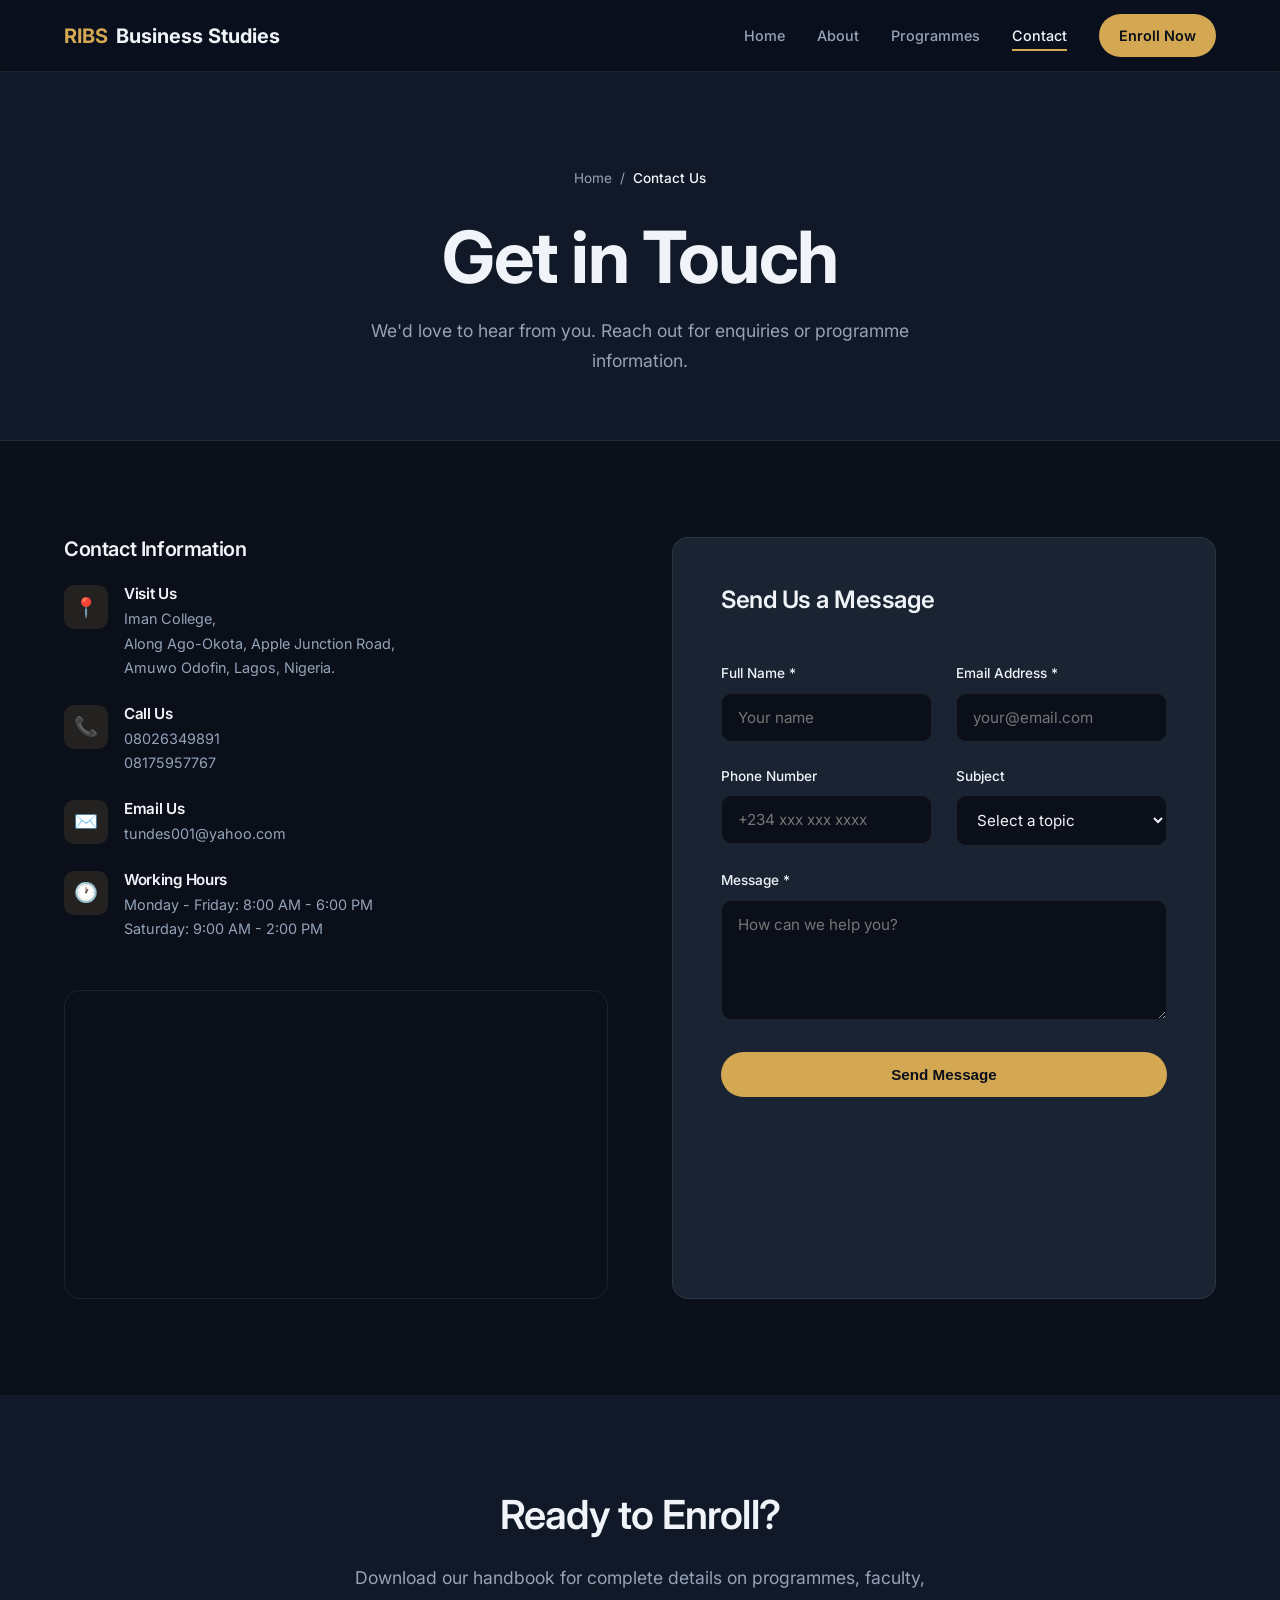
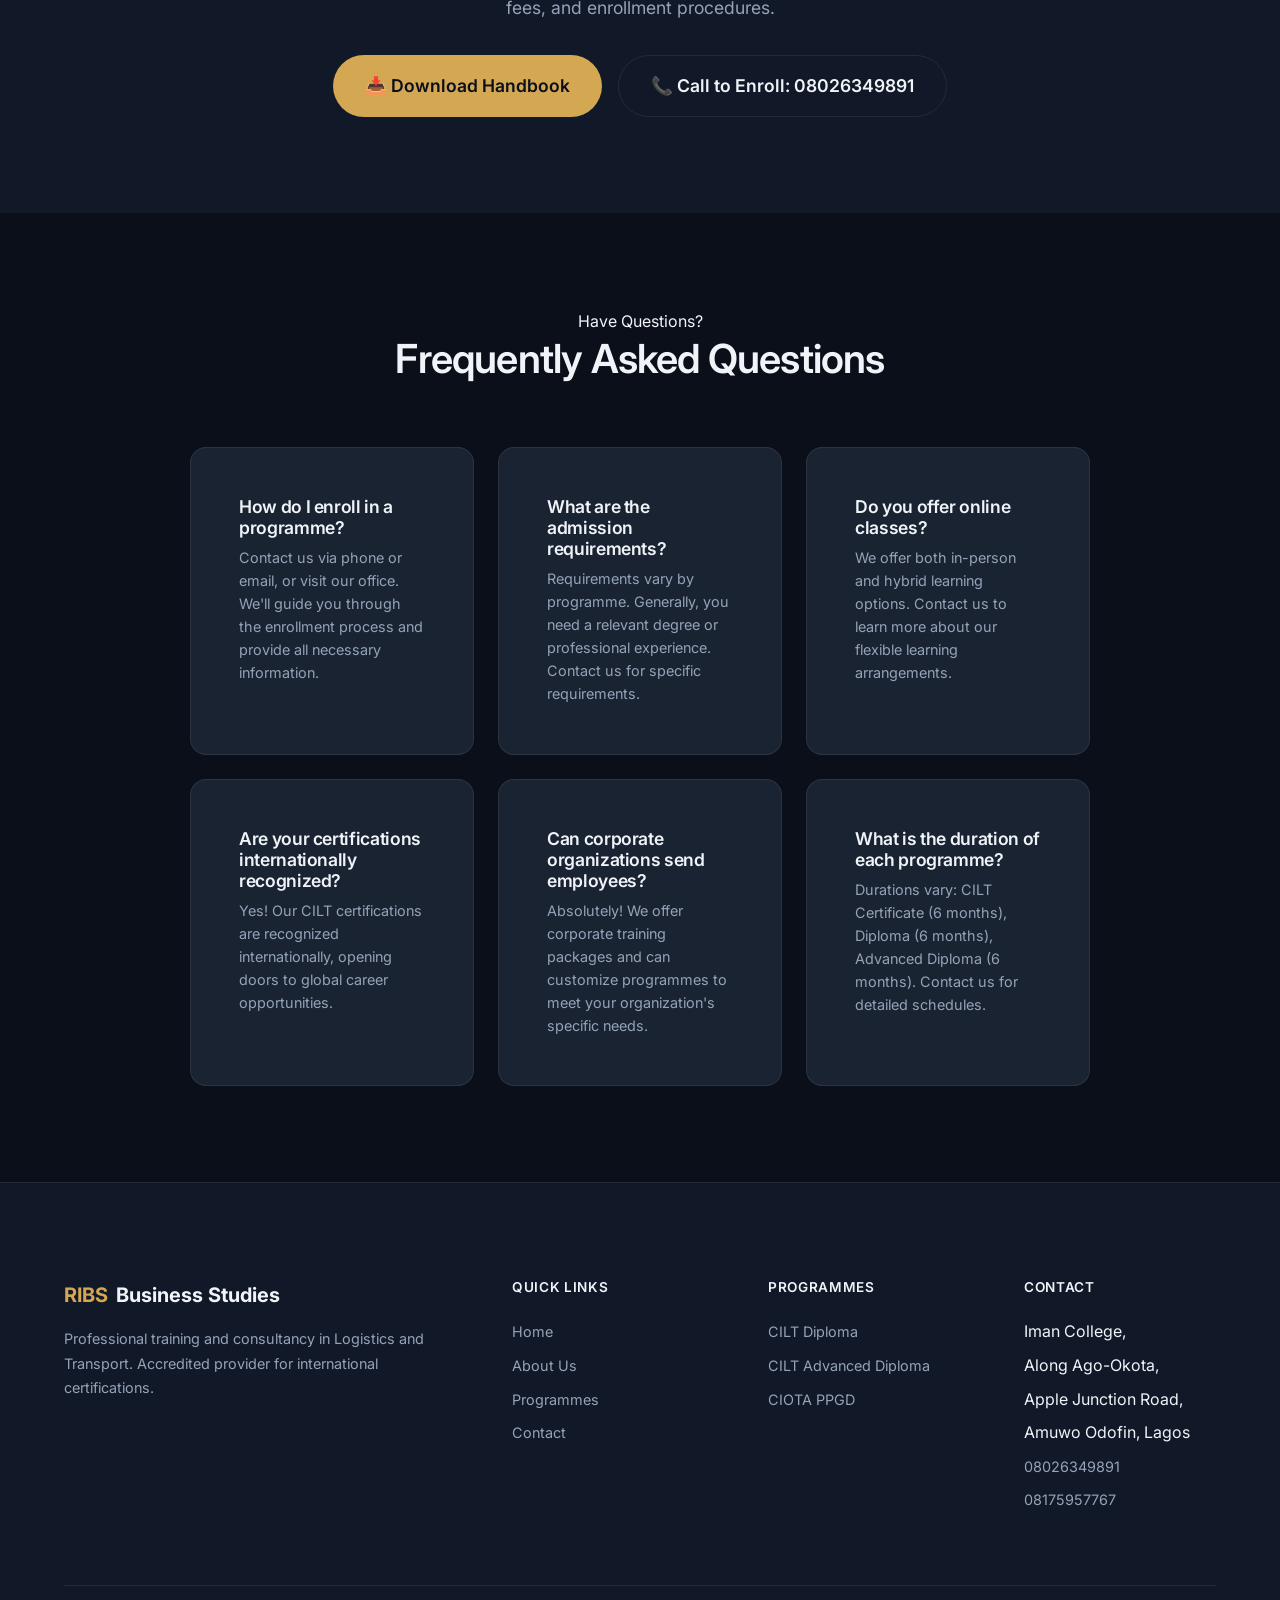
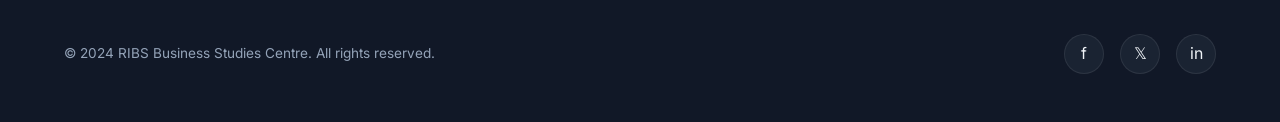
<file: contact.html>
<!DOCTYPE html>
<html lang="en">
<head>
  <meta charset="UTF-8">
  <meta name="viewport" content="width=device-width, initial-scale=1.0">
  <title>Contact Us | RIBS Business Studies Centre</title>
  <meta name="description" content="Get in touch with RIBS Business Studies Centre. Visit us in Lagos or send us a message.">
  <link rel="preconnect" href="https://fonts.googleapis.com">
  <link rel="preconnect" href="https://fonts.gstatic.com" crossorigin>
  <link href="https://fonts.googleapis.com/css2?family=Inter:wght@400;500;600;700&display=swap" rel="stylesheet">
  <link rel="stylesheet" href="css/style.css">
</head>
<body>

  <!-- Navigation -->
  <nav class="nav">
    <div class="nav-inner">
      <a href="index.html" class="nav-logo">
        <span>RIBS</span> Business Studies
      </a>
      <div class="nav-links">
        <a href="index.html" class="nav-link">Home</a>
        <a href="about.html" class="nav-link">About</a>
        <a href="programmes.html" class="nav-link">Programmes</a>
        <a href="contact.html" class="nav-link active">Contact</a>
        <a href="contact.html" class="nav-cta">Enroll Now</a>
      </div>
      <button class="nav-toggle" aria-label="Toggle menu" aria-expanded="false">
        <span></span>
        <span></span>
        <span></span>
      </button>
    </div>
  </nav>

  <!-- Page Header -->
  <div class="page-header">
    <div class="container">
      <div class="breadcrumb">
        <a href="index.html">Home</a>
        <span>/</span>
        <strong>Contact Us</strong>
      </div>
      <h1>Get in Touch</h1>
      <p>We'd love to hear from you. Reach out for enquiries or programme information.</p>
    </div>
  </div>

  <!-- Contact Section -->
  <section class="section">
    <div class="container">
      <div class="contact-grid">
        <!-- Contact Info -->
        <div class="contact-info">
          <h3 class="reveal">Contact Information</h3>

          <div class="contact-details reveal reveal-delay-1">
            <div class="contact-item">
              <div class="contact-icon">📍</div>
              <div class="contact-text">
                <h4>Visit Us</h4>
                <p>Iman College,<br>
                Along Ago-Okota, Apple Junction Road,<br>
                Amuwo Odofin, Lagos, Nigeria.</p>
              </div>
            </div>

            <div class="contact-item">
              <div class="contact-icon">📞</div>
              <div class="contact-text">
                <h4>Call Us</h4>
                <p><a href="tel:+2348026349891">08026349891</a></p>
                <p><a href="tel:+2348175957767">08175957767</a></p>
              </div>
            </div>

            <div class="contact-item">
              <div class="contact-icon">✉️</div>
              <div class="contact-text">
                <h4>Email Us</h4>
                <p><a href="mailto:tundes001@yahoo.com">tundes001@yahoo.com</a></p>
              </div>
            </div>

            <div class="contact-item">
              <div class="contact-icon">🕐</div>
              <div class="contact-text">
                <h4>Working Hours</h4>
                <p>Monday - Friday: 8:00 AM - 6:00 PM<br>
                Saturday: 9:00 AM - 2:00 PM</p>
              </div>
            </div>
          </div>

          <!-- Map -->
          <div class="reveal reveal-delay-2" style="border-radius: var(--radius-lg); overflow: hidden; border: 1px solid var(--color-border);">
            <iframe
              src="https://www.google.com/maps/embed?pb=!1m18!1m12!1m3!1d3964.5!2d3.3!3d6.45!2m3!1f0!2f0!3f0!3m2!1i1024!2i768!4f13.1!3m3!1m2!1s0x0%3A0x0!2zNsKwMjcnMDAuMCJOIDPCsDE4JzAwLjAiRQ!5e0!3m2!1sen!2sng!4v1234567890"
              width="100%"
              height="300"
              style="border:0; filter: grayscale(0.8) contrast(1.1);"
              allowfullscreen=""
              loading="lazy"
              referrerpolicy="no-referrer-when-downgrade"
              title="RIBS Business Studies Centre Location">
            </iframe>
          </div>
        </div>

        <!-- Contact Form -->
        <div class="contact-form reveal">
          <h3 style="margin-bottom: var(--space-2xl);">Send Us a Message</h3>
          <form id="contactForm" action="https://formsubmit.co/tundes001@yahoo.com" method="POST">
            <!-- FormSubmit configuration -->
            <input type="hidden" name="_subject" value="New Enquiry from RIBS Website">
            <input type="hidden" name="_captcha" value="true">
            <input type="hidden" name="_next" value="https://ribsstudies.github.io/web/contact.html?submitted=true">

            <div class="form-row">
              <div class="form-group">
                <label class="form-label" for="name">Full Name *</label>
                <input class="form-input" type="text" id="name" name="name" required placeholder="Your name">
              </div>
              <div class="form-group">
                <label class="form-label" for="email">Email Address *</label>
                <input class="form-input" type="email" id="email" name="email" required placeholder="your@email.com">
              </div>
            </div>

            <div class="form-row">
              <div class="form-group">
                <label class="form-label" for="phone">Phone Number</label>
                <input class="form-input" type="tel" id="phone" name="phone" placeholder="+234 xxx xxx xxxx">
              </div>
              <div class="form-group">
                <label class="form-label" for="subject">Subject</label>
                <select class="form-input" id="subject" name="subject">
                  <option value="">Select a topic</option>
                  <option value="enrollment">Programme Enrollment</option>
                  <option value="information">General Information</option>
                  <option value="consultancy">Consultancy Services</option>
                  <option value="partnership">Partnership Enquiry</option>
                  <option value="other">Other</option>
                </select>
              </div>
            </div>

            <div class="form-group">
              <label class="form-label" for="message">Message *</label>
              <textarea class="form-textarea" id="message" name="message" required placeholder="How can we help you?"></textarea>
            </div>

            <button type="submit" class="btn btn-primary" style="width: 100%;">
              Send Message
            </button>
          </form>

          <!-- Success message (shown after submission) -->
          <div id="formSuccess" style="display: none; text-align: center; padding: var(--space-3xl); background: var(--color-bg-elevated); border-radius: var(--radius-lg); margin-top: var(--space-lg);">
            <div style="font-size: 3rem; margin-bottom: var(--space-md);">✅</div>
            <h3>Message Sent Successfully!</h3>
            <p style="margin-top: var(--space-md);">Thank you for contacting RIBS. We'll get back to you soon.</p>
          </div>
        </div>
      </div>
    </div>
  </section>

  <!-- Download Handbook -->
  <section class="section" style="background: var(--color-bg-elevated);">
    <div class="container" style="text-align: center;">
      <h2 class="reveal">Ready to Enroll?</h2>
      <p class="reveal reveal-delay-1" style="max-width: 600px; margin: var(--space-lg) auto var(--space-xl); font-size: 1.1rem;">
        Download our handbook for complete details on programmes, faculty, fees, and enrollment procedures.
      </p>
      <div class="reveal reveal-delay-2" style="display: flex; gap: var(--space-md); justify-content: center; flex-wrap: wrap;">
        <a href="RIBS_BUSINESS_STUDIES_HANDBOOK_2026.docx" class="btn btn-primary" style="font-size: 1.1rem; padding: 1rem 2rem;" download>
          📥 Download Handbook
        </a>
        <a href="tel:+2348026349891" class="btn btn-secondary" style="font-size: 1.1rem; padding: 1rem 2rem;">
          📞 Call to Enroll: 08026349891
        </a>
      </div>
    </div>
  </section>

  <!-- FAQ Section -->
  <section class="section">
    <div class="container">
      <div class="services-header">
        <span class="section-label reveal">Have Questions?</span>
        <h2 class="reveal reveal-delay-1">Frequently Asked Questions</h2>
      </div>

      <div class="services-grid" style="max-width: 900px; margin: 0 auto;">
        <div class="service-card reveal">
          <h3>How do I enroll in a programme?</h3>
          <p>Contact us via phone or email, or visit our office. We'll guide you through the enrollment process and provide all necessary information.</p>
        </div>
        <div class="service-card reveal reveal-delay-1">
          <h3>What are the admission requirements?</h3>
          <p>Requirements vary by programme. Generally, you need a relevant degree or professional experience. Contact us for specific requirements.</p>
        </div>
        <div class="service-card reveal reveal-delay-2">
          <h3>Do you offer online classes?</h3>
          <p>We offer both in-person and hybrid learning options. Contact us to learn more about our flexible learning arrangements.</p>
        </div>
        <div class="service-card reveal reveal-delay-3">
          <h3>Are your certifications internationally recognized?</h3>
          <p>Yes! Our CILT certifications are recognized internationally, opening doors to global career opportunities.</p>
        </div>
        <div class="service-card reveal reveal-delay-4">
          <h3>Can corporate organizations send employees?</h3>
          <p>Absolutely! We offer corporate training packages and can customize programmes to meet your organization's specific needs.</p>
        </div>
        <div class="service-card reveal">
          <h3>What is the duration of each programme?</h3>
          <p>Durations vary: CILT Certificate (6 months), Diploma (6 months), Advanced Diploma (6 months). Contact us for detailed schedules.</p>
        </div>
      </div>
    </div>
  </section>

  <!-- Footer -->
  <footer class="footer">
    <div class="container">
      <div class="footer-grid">
        <div class="footer-brand">
          <a href="index.html" class="nav-logo" style="margin-bottom: var(--space-sm);">
            <span>RIBS</span> Business Studies
          </a>
          <p>Professional training and consultancy in Logistics and Transport. Accredited provider for international certifications.</p>
        </div>
        <div>
          <h4 class="footer-heading">Quick Links</h4>
          <ul class="footer-links">
            <li><a href="index.html">Home</a></li>
            <li><a href="about.html">About Us</a></li>
            <li><a href="programmes.html">Programmes</a></li>
            <li><a href="contact.html">Contact</a></li>
          </ul>
        </div>
        <div>
          <h4 class="footer-heading">Programmes</h4>
          <ul class="footer-links">
            <li><a href="programmes.html">CILT Diploma</a></li>
            <li><a href="programmes.html">CILT Advanced Diploma</a></li>
            <li><a href="programmes.html">CIOTA PPGD</a></li>
          </ul>
        </div>
        <div>
          <h4 class="footer-heading">Contact</h4>
          <ul class="footer-links">
            <li>Iman College,</li>
            <li>Along Ago-Okota,</li>
            <li>Apple Junction Road,</li>
            <li>Amuwo Odofin, Lagos</li>
            <li style="margin-top: var(--space-sm);"><a href="tel:+2348026349891">08026349891</a></li>
            <li><a href="tel:+2348175957767">08175957767</a></li>
          </ul>
        </div>
      </div>
      <div class="footer-bottom">
        <p>&copy; 2024 RIBS Business Studies Centre. All rights reserved.</p>
        <div class="social-links">
          <a href="#" class="social-link" aria-label="Facebook">f</a>
          <a href="#" class="social-link" aria-label="Twitter">𝕏</a>
          <a href="#" class="social-link" aria-label="LinkedIn">in</a>
        </div>
      </div>
    </div>
  </footer>

  <script src="js/main.js"></script>
  <script>
    // Check if form was submitted successfully
    if (window.location.search.includes('submitted=true')) {
      document.getElementById('contactForm').style.display = 'none';
      document.getElementById('formSuccess').style.display = 'block';
    }
  </script>
</body>
</html>
</file>
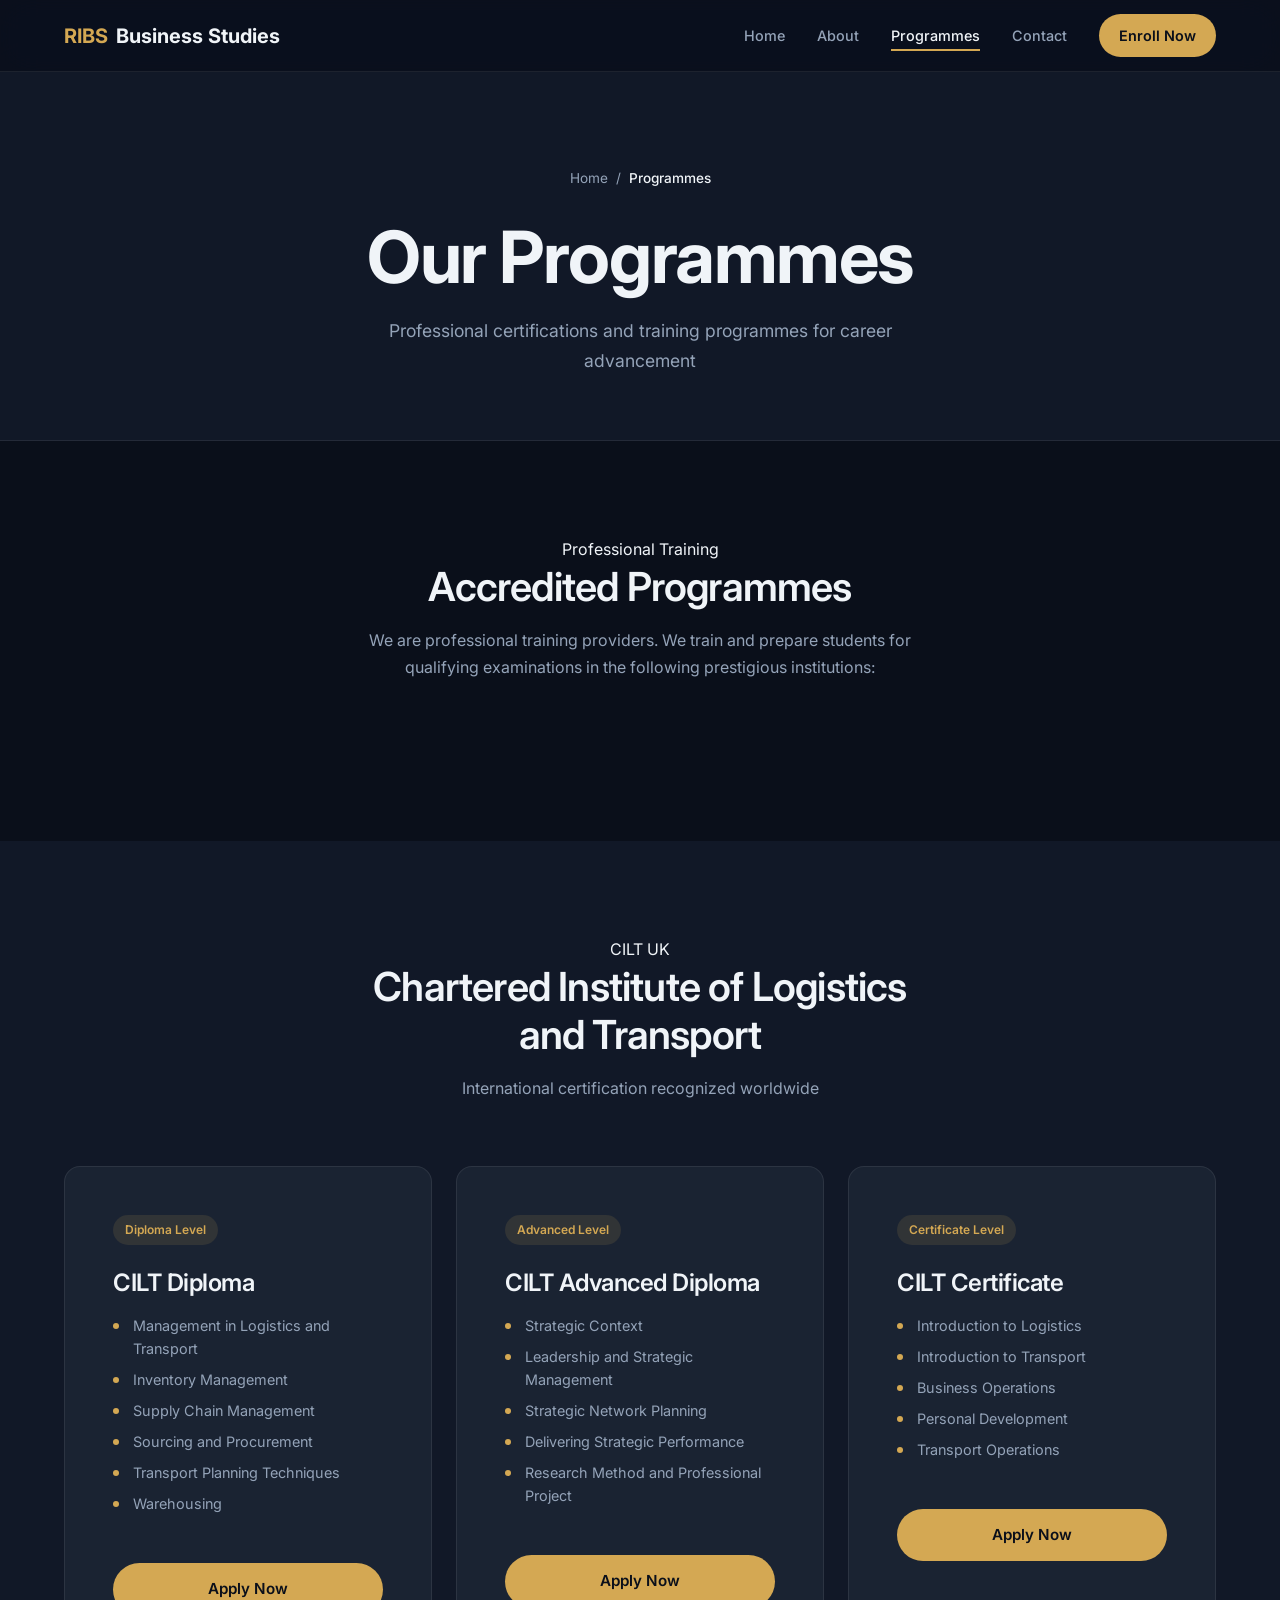
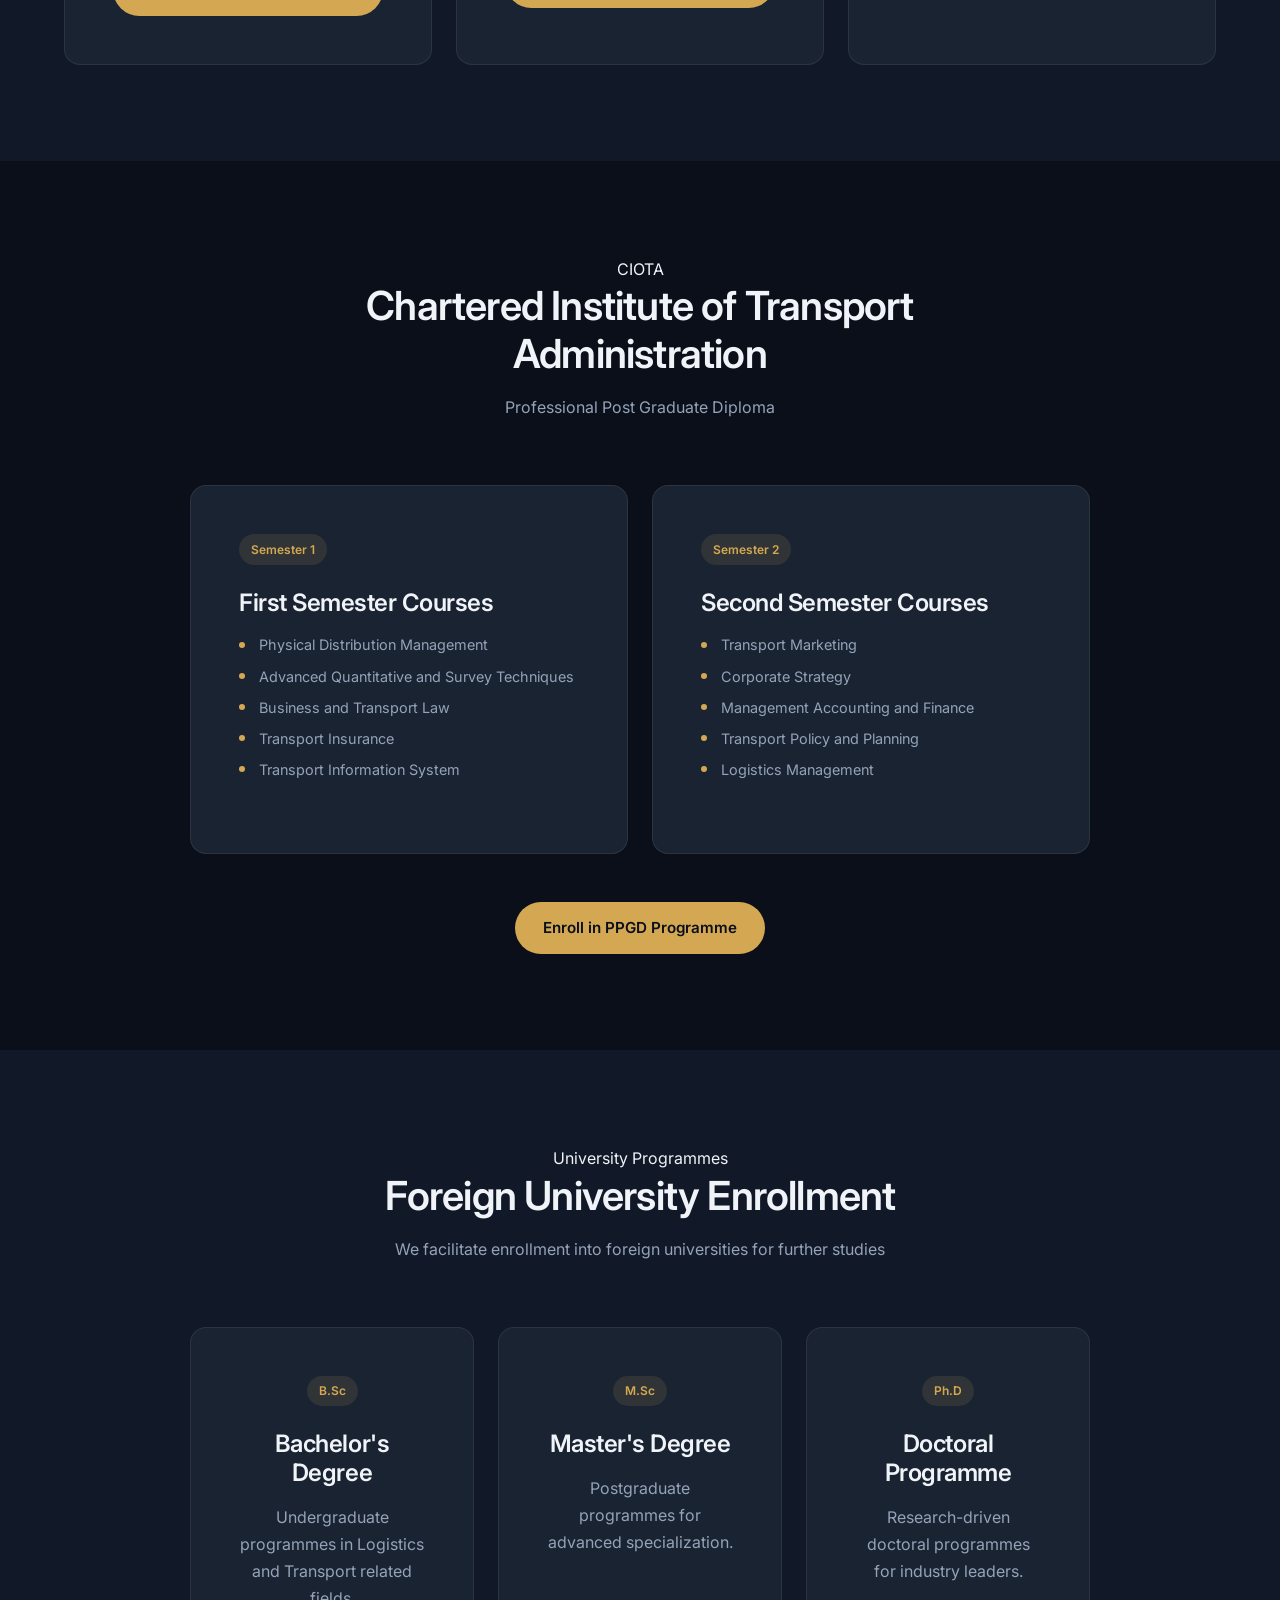
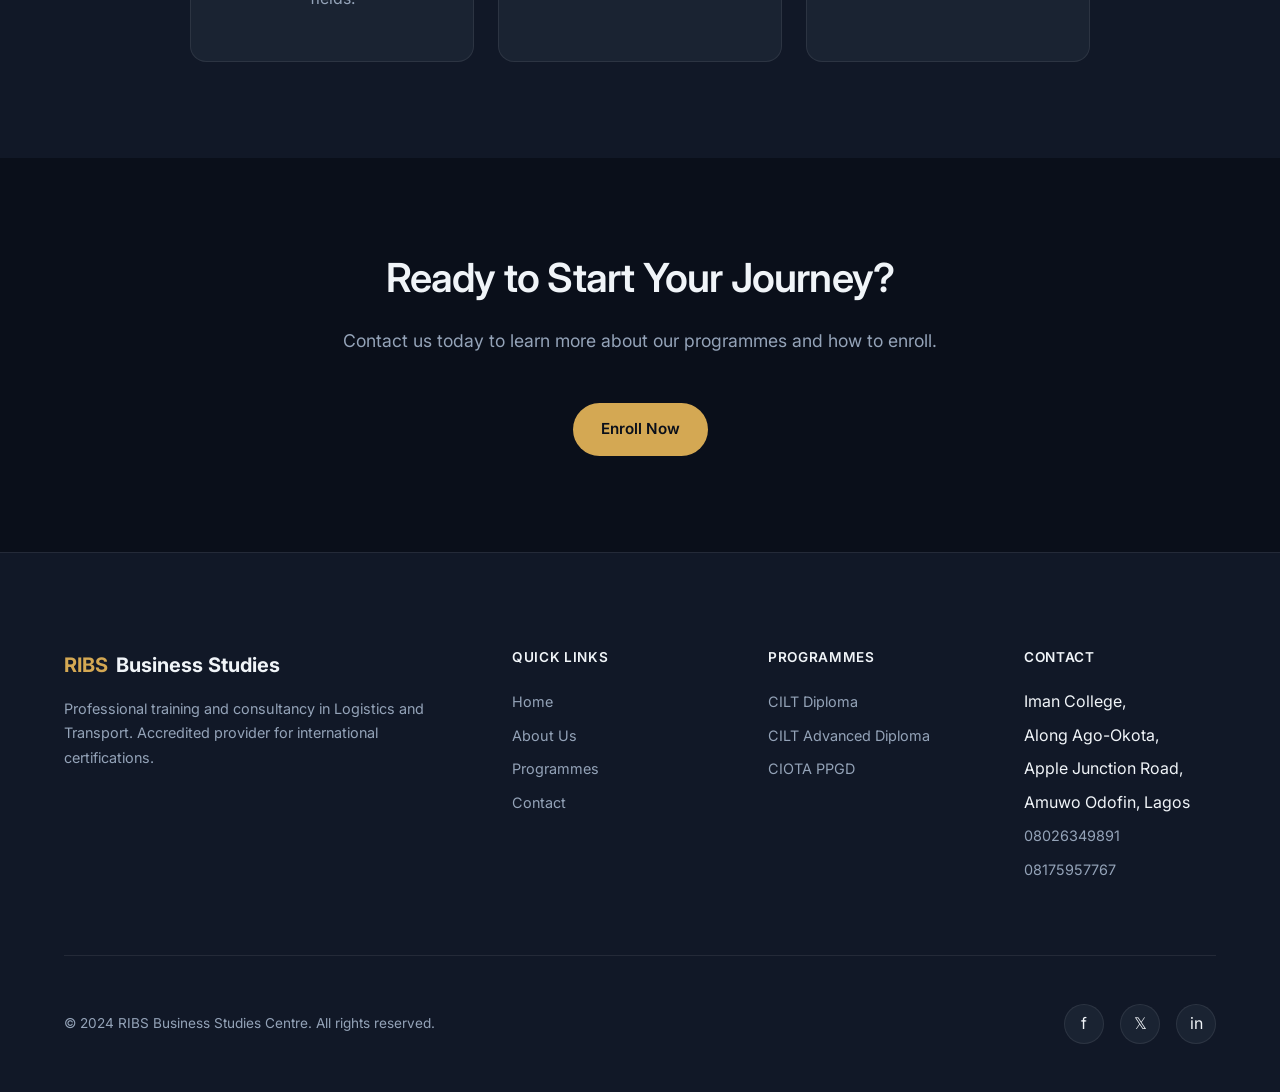
<file: programmes.html>
<!DOCTYPE html>
<html lang="en">
<head>
  <meta charset="UTF-8">
  <meta name="viewport" content="width=device-width, initial-scale=1.0">
  <title>Programmes | RIBS Business Studies Centre</title>
  <meta name="description" content="Explore our professional programmes - CILT UK certifications and CIOTA in Logistics and Transport.">
  <link rel="preconnect" href="https://fonts.googleapis.com">
  <link rel="preconnect" href="https://fonts.gstatic.com" crossorigin>
  <link href="https://fonts.googleapis.com/css2?family=Inter:wght@400;500;600;700&display=swap" rel="stylesheet">
  <link rel="stylesheet" href="css/style.css">
</head>
<body>

  <!-- Navigation -->
  <nav class="nav">
    <div class="nav-inner">
      <a href="index.html" class="nav-logo">
        <span>RIBS</span> Business Studies
      </a>
      <div class="nav-links">
        <a href="index.html" class="nav-link">Home</a>
        <a href="about.html" class="nav-link">About</a>
        <a href="programmes.html" class="nav-link active">Programmes</a>
        <a href="contact.html" class="nav-link">Contact</a>
        <a href="contact.html" class="nav-cta">Enroll Now</a>
      </div>
      <button class="nav-toggle" aria-label="Toggle menu" aria-expanded="false">
        <span></span>
        <span></span>
        <span></span>
      </button>
    </div>
  </nav>

  <!-- Page Header -->
  <div class="page-header">
    <div class="container">
      <div class="breadcrumb">
        <a href="index.html">Home</a>
        <span>/</span>
        <strong>Programmes</strong>
      </div>
      <h1>Our Programmes</h1>
      <p>Professional certifications and training programmes for career advancement</p>
    </div>
  </div>

  <!-- Introduction -->
  <section class="section">
    <div class="container">
      <div class="services-header">
        <span class="section-label reveal">Professional Training</span>
        <h2 class="reveal reveal-delay-1">Accredited Programmes</h2>
        <p class="reveal reveal-delay-2">
          We are professional training providers. We train and prepare students for qualifying examinations in the following prestigious institutions:
        </p>
      </div>
    </div>
  </section>

  <!-- CILT Programmes -->
  <section class="section" style="background: var(--color-bg-elevated);">
    <div class="container">
      <div class="services-header">
        <span class="section-label reveal">CILT UK</span>
        <h2 class="reveal reveal-delay-1">Chartered Institute of Logistics and Transport</h2>
        <p class="reveal reveal-delay-2">International certification recognized worldwide</p>
      </div>

      <div class="programmes-grid">
        <!-- CILT Diploma -->
        <div class="programme-card reveal">
          <div class="programme-badge">Diploma Level</div>
          <h3>CILT Diploma</h3>
          <ul>
            <li>Management in Logistics and Transport</li>
            <li>Inventory Management</li>
            <li>Supply Chain Management</li>
            <li>Sourcing and Procurement</li>
            <li>Transport Planning Techniques</li>
            <li>Warehousing</li>
          </ul>
          <a href="contact.html" class="btn btn-primary" style="width: 100%; margin-top: var(--space-lg);">Apply Now</a>
        </div>

        <!-- CILT Advanced Diploma -->
        <div class="programme-card reveal reveal-delay-1">
          <div class="programme-badge">Advanced Level</div>
          <h3>CILT Advanced Diploma</h3>
          <ul>
            <li>Strategic Context</li>
            <li>Leadership and Strategic Management</li>
            <li>Strategic Network Planning</li>
            <li>Delivering Strategic Performance</li>
            <li>Research Method and Professional Project</li>
          </ul>
          <a href="contact.html" class="btn btn-primary" style="width: 100%; margin-top: var(--space-lg);">Apply Now</a>
        </div>

        <!-- CILT Certificate -->
        <div class="programme-card reveal reveal-delay-2">
          <div class="programme-badge">Certificate Level</div>
          <h3>CILT Certificate</h3>
          <ul>
            <li>Introduction to Logistics</li>
            <li>Introduction to Transport</li>
            <li>Business Operations</li>
            <li>Personal Development</li>
            <li>Transport Operations</li>
          </ul>
          <a href="contact.html" class="btn btn-primary" style="width: 100%; margin-top: var(--space-lg);">Apply Now</a>
        </div>
      </div>
    </div>
  </section>

  <!-- CIOTA Programme -->
  <section class="section">
    <div class="container">
      <div class="services-header">
        <span class="section-label reveal">CIOTA</span>
        <h2 class="reveal reveal-delay-1">Chartered Institute of Transport Administration</h2>
        <p class="reveal reveal-delay-2">Professional Post Graduate Diploma</p>
      </div>

      <div class="programmes-grid" style="grid-template-columns: 1fr 1fr; max-width: 900px; margin: 0 auto;">
        <!-- Semester 1 -->
        <div class="programme-card reveal">
          <div class="programme-badge">Semester 1</div>
          <h3>First Semester Courses</h3>
          <ul>
            <li>Physical Distribution Management</li>
            <li>Advanced Quantitative and Survey Techniques</li>
            <li>Business and Transport Law</li>
            <li>Transport Insurance</li>
            <li>Transport Information System</li>
          </ul>
        </div>

        <!-- Semester 2 -->
        <div class="programme-card reveal reveal-delay-1">
          <div class="programme-badge">Semester 2</div>
          <h3>Second Semester Courses</h3>
          <ul>
            <li>Transport Marketing</li>
            <li>Corporate Strategy</li>
            <li>Management Accounting and Finance</li>
            <li>Transport Policy and Planning</li>
            <li>Logistics Management</li>
          </ul>
        </div>
      </div>

      <div class="reveal reveal-delay-2" style="text-align: center; margin-top: var(--space-2xl);">
        <a href="contact.html" class="btn btn-primary">Enroll in PPGD Programme</a>
      </div>
    </div>
  </section>

  <!-- Foreign University -->
  <section class="section" style="background: var(--color-bg-elevated);">
    <div class="container">
      <div class="services-header">
        <span class="section-label reveal">University Programmes</span>
        <h2 class="reveal reveal-delay-1">Foreign University Enrollment</h2>
        <p class="reveal reveal-delay-2">We facilitate enrollment into foreign universities for further studies</p>
      </div>

      <div class="programmes-grid" style="grid-template-columns: repeat(3, 1fr); max-width: 900px; margin: 0 auto;">
        <div class="programme-card reveal" style="text-align: center;">
          <div class="programme-badge">B.Sc</div>
          <h3>Bachelor's Degree</h3>
          <p style="margin-top: var(--space-md);">Undergraduate programmes in Logistics and Transport related fields.</p>
        </div>
        <div class="programme-card reveal reveal-delay-1" style="text-align: center;">
          <div class="programme-badge">M.Sc</div>
          <h3>Master's Degree</h3>
          <p style="margin-top: var(--space-md);">Postgraduate programmes for advanced specialization.</p>
        </div>
        <div class="programme-card reveal reveal-delay-2" style="text-align: center;">
          <div class="programme-badge">Ph.D</div>
          <h3>Doctoral Programme</h3>
          <p style="margin-top: var(--space-md);">Research-driven doctoral programmes for industry leaders.</p>
        </div>
      </div>
    </div>
  </section>

  <!-- CTA -->
  <section class="section" style="text-align: center;">
    <div class="container">
      <h2 class="reveal">Ready to Start Your Journey?</h2>
      <p class="reveal reveal-delay-1" style="max-width: 600px; margin: var(--space-lg) auto var(--space-2xl); font-size: 1.1rem;">
        Contact us today to learn more about our programmes and how to enroll.
      </p>
      <div class="reveal reveal-delay-2">
        <a href="contact.html" class="btn btn-primary">Enroll Now</a>
      </div>
    </div>
  </section>

  <!-- Footer -->
  <footer class="footer">
    <div class="container">
      <div class="footer-grid">
        <div class="footer-brand">
          <a href="index.html" class="nav-logo" style="margin-bottom: var(--space-sm);">
            <span>RIBS</span> Business Studies
          </a>
          <p>Professional training and consultancy in Logistics and Transport. Accredited provider for international certifications.</p>
        </div>
        <div>
          <h4 class="footer-heading">Quick Links</h4>
          <ul class="footer-links">
            <li><a href="index.html">Home</a></li>
            <li><a href="about.html">About Us</a></li>
            <li><a href="programmes.html">Programmes</a></li>
            <li><a href="contact.html">Contact</a></li>
          </ul>
        </div>
        <div>
          <h4 class="footer-heading">Programmes</h4>
          <ul class="footer-links">
            <li><a href="programmes.html">CILT Diploma</a></li>
            <li><a href="programmes.html">CILT Advanced Diploma</a></li>
            <li><a href="programmes.html">CIOTA PPGD</a></li>
          </ul>
        </div>
        <div>
          <h4 class="footer-heading">Contact</h4>
          <ul class="footer-links">
            <li>Iman College,</li>
            <li>Along Ago-Okota,</li>
            <li>Apple Junction Road,</li>
            <li>Amuwo Odofin, Lagos</li>
            <li style="margin-top: var(--space-sm);"><a href="tel:+2348026349891">08026349891</a></li>
            <li><a href="tel:+2348175957767">08175957767</a></li>
          </ul>
        </div>
      </div>
      <div class="footer-bottom">
        <p>&copy; 2024 RIBS Business Studies Centre. All rights reserved.</p>
        <div class="social-links">
          <a href="#" class="social-link" aria-label="Facebook">f</a>
          <a href="#" class="social-link" aria-label="Twitter">𝕏</a>
          <a href="#" class="social-link" aria-label="LinkedIn">in</a>
        </div>
      </div>
    </div>
  </footer>

  <script src="js/main.js"></script>
</body>
</html>
</file>
<file: css/style.css>
/* ========================================
   RIBS Business Studies Centre
   Modern Website Styles
   ======================================== */

/* --- Design Tokens --- */
:root {
  /* Colors - Professional Navy & Gold */
  --color-bg: #0a0f1a;
  --color-bg-elevated: #111827;
  --color-bg-surface: #1a2332;
  --color-text: #f0f4f8;
  --color-text-muted: #94a3b8;
  --color-accent: #d4a853;
  --color-accent-hover: #e5b96a;
  --color-accent-subtle: rgba(212, 168, 83, 0.12);
  --color-border: rgba(255, 255, 255, 0.08);
  --color-border-subtle: rgba(255, 255, 255, 0.04);

  /* Typography */
  --font-display: 'Inter', -apple-system, BlinkMacSystemFont, 'Segoe UI', sans-serif;
  --font-body: 'Inter', -apple-system, BlinkMacSystemFont, 'Segoe UI', sans-serif;

  /* Spacing */
  --space-xs: 0.25rem;
  --space-sm: 0.5rem;
  --space-md: 1rem;
  --space-lg: 1.5rem;
  --space-xl: 2rem;
  --space-2xl: 3rem;
  --space-3xl: 4rem;
  --space-4xl: 6rem;

  /* Border Radius */
  --radius-sm: 6px;
  --radius-md: 10px;
  --radius-lg: 16px;
  --radius-xl: 24px;
  --radius-full: 9999px;

  /* Easing - Emil Kowalski's curves */
  --ease-out: cubic-bezier(0.23, 1, 0.32, 1);
  --ease-in-out: cubic-bezier(0.77, 0, 0.175, 1);
  --ease-drawer: cubic-bezier(0.32, 0.72, 0, 1);

  /* Shadows */
  --shadow-sm: 0 1px 2px rgba(0, 0, 0, 0.3);
  --shadow-md: 0 4px 12px rgba(0, 0, 0, 0.4);
  --shadow-lg: 0 8px 24px rgba(0, 0, 0, 0.5);
  --shadow-glow: 0 0 40px rgba(212, 168, 83, 0.15);

  /* Transitions */
  --transition-fast: 150ms var(--ease-out);
  --transition-base: 250ms var(--ease-out);
  --transition-slow: 400ms var(--ease-out);

  /* Layout */
  --max-width: 1200px;
  --header-height: 72px;
}

/* --- Reset & Base --- */
*, *::before, *::after {
  box-sizing: border-box;
  margin: 0;
  padding: 0;
}

html {
  scroll-behavior: smooth;
  -webkit-font-smoothing: antialiased;
  -moz-osx-font-smoothing: grayscale;
}

body {
  font-family: var(--font-body);
  font-size: 16px;
  line-height: 1.6;
  color: var(--color-text);
  background-color: var(--color-bg);
  overflow-x: hidden;
}

a {
  color: inherit;
  text-decoration: none;
  transition: color var(--transition-fast);
}

img {
  max-width: 100%;
  height: auto;
  display: block;
}

ul {
  list-style: none;
}

/* --- Typography --- */
h1, h2, h3, h4, h5, h6 {
  font-family: var(--font-display);
  font-weight: 600;
  line-height: 1.2;
  letter-spacing: -0.02em;
}

h1 {
  font-size: clamp(2.5rem, 6vw, 4.5rem);
  font-weight: 700;
}

h2 {
  font-size: clamp(1.75rem, 4vw, 2.5rem);
}

h3 {
  font-size: clamp(1.25rem, 2.5vw, 1.5rem);
}

p {
  color: var(--color-text-muted);
  line-height: 1.7;
}

/* --- Layout --- */
.container {
  width: 100%;
  max-width: var(--max-width);
  margin: 0 auto;
  padding: 0 var(--space-lg);
}

.section {
  padding: var(--space-4xl) 0;
}

/* --- Navigation --- */
.nav {
  position: fixed;
  top: 0;
  left: 0;
  right: 0;
  height: var(--header-height);
  background: rgba(10, 15, 26, 0.85);
  backdrop-filter: blur(20px) saturate(180%);
  -webkit-backdrop-filter: blur(20px) saturate(180%);
  border-bottom: 1px solid var(--color-border);
  z-index: 1000;
  transition: background var(--transition-base);
}

.nav-inner {
  display: flex;
  align-items: center;
  justify-content: space-between;
  height: 100%;
  max-width: var(--max-width);
  margin: 0 auto;
  padding: 0 var(--space-lg);
}

.nav-logo {
  display: flex;
  align-items: center;
  gap: var(--space-sm);
  font-size: 1.25rem;
  font-weight: 700;
  color: var(--color-text);
}

.nav-logo img {
  height: 40px;
  width: auto;
}

.nav-logo span {
  color: var(--color-accent);
}

.nav-links {
  display: flex;
  align-items: center;
  gap: var(--space-xl);
}

.nav-link {
  position: relative;
  font-size: 0.9rem;
  font-weight: 500;
  color: var(--color-text-muted);
  transition: color var(--transition-fast);
}

.nav-link:hover,
.nav-link.active {
  color: var(--color-text);
}

.nav-link::after {
  content: '';
  position: absolute;
  bottom: -4px;
  left: 0;
  width: 0;
  height: 2px;
  background: var(--color-accent);
  transition: width var(--transition-base);
}

.nav-link:hover::after,
.nav-link.active::after {
  width: 100%;
}

.nav-cta {
  display: inline-flex;
  align-items: center;
  gap: var(--space-sm);
  padding: 0.6rem 1.25rem;
  background: var(--color-accent);
  color: var(--color-bg);
  font-size: 0.9rem;
  font-weight: 600;
  border-radius: var(--radius-full);
  transition: transform var(--transition-fast), background var(--transition-fast);
}

.nav-cta:hover {
  background: var(--color-accent-hover);
  transform: scale(1.02);
}

.nav-cta:active {
  transform: scale(0.98);
}

/* Mobile Menu Toggle */
.nav-toggle {
  display: none;
  flex-direction: column;
  gap: 5px;
  background: none;
  border: none;
  cursor: pointer;
  padding: var(--space-sm);
}

.nav-toggle span {
  width: 24px;
  height: 2px;
  background: var(--color-text);
  transition: transform var(--transition-base), opacity var(--transition-fast);
}

/* --- Hero Section --- */
.hero {
  position: relative;
  min-height: 100vh;
  display: flex;
  align-items: center;
  overflow: hidden;
  padding-top: var(--header-height);
}

.hero-slider {
  position: absolute;
  inset: 0;
  z-index: 0;
}

.hero-slide {
  position: absolute;
  inset: 0;
  opacity: 0;
  transition: opacity 800ms var(--ease-in-out);
}

.hero-slide.active {
  opacity: 1;
}

.hero-slide img {
  width: 100%;
  height: 100%;
  object-fit: cover;
}

.hero-overlay {
  position: absolute;
  inset: 0;
  background: linear-gradient(
    135deg,
    rgba(10, 15, 26, 0.92) 0%,
    rgba(10, 15, 26, 0.7) 50%,
    rgba(10, 15, 26, 0.85) 100%
  );
  z-index: 1;
}

.hero-content {
  position: relative;
  z-index: 2;
  max-width: 700px;
  padding: var(--space-4xl) 0;
}

.hero-badge {
  display: inline-flex;
  align-items: center;
  gap: var(--space-sm);
  padding: 0.5rem 1rem;
  background: var(--color-accent-subtle);
  border: 1px solid rgba(212, 168, 83, 0.2);
  border-radius: var(--radius-full);
  font-size: 0.8rem;
  font-weight: 500;
  color: var(--color-accent);
  margin-bottom: var(--space-lg);
  opacity: 0;
  transform: translateY(20px);
  animation: fadeInUp 600ms var(--ease-out) 200ms forwards;
}

.hero-title {
  margin-bottom: var(--space-lg);
  opacity: 0;
  transform: translateY(30px);
  animation: fadeInUp 600ms var(--ease-out) 400ms forwards;
}

.hero-title span {
  color: var(--color-accent);
}

.hero-description {
  font-size: 1.1rem;
  line-height: 1.8;
  margin-bottom: var(--space-2xl);
  opacity: 0;
  transform: translateY(30px);
  animation: fadeInUp 600ms var(--ease-out) 600ms forwards;
}

.hero-actions {
  display: flex;
  gap: var(--space-md);
  flex-wrap: wrap;
  opacity: 0;
  transform: translateY(30px);
  animation: fadeInUp 600ms var(--ease-out) 800ms forwards;
}

.btn {
  display: inline-flex;
  align-items: center;
  justify-content: center;
  gap: var(--space-sm);
  padding: 0.875rem 1.75rem;
  font-size: 0.95rem;
  font-weight: 600;
  border-radius: var(--radius-full);
  border: none;
  cursor: pointer;
  transition: transform var(--transition-fast), box-shadow var(--transition-fast);
}

.btn:active {
  transform: scale(0.97);
}

.btn-primary {
  background: var(--color-accent);
  color: var(--color-bg);
}

.btn-primary:hover {
  background: var(--color-accent-hover);
  box-shadow: var(--shadow-glow);
}

.btn-secondary {
  background: transparent;
  color: var(--color-text);
  border: 1px solid var(--color-border);
}

.btn-secondary:hover {
  border-color: var(--color-text-muted);
  background: rgba(255, 255, 255, 0.05);
}

/* Slider Controls */
.hero-slider-controls {
  position: absolute;
  bottom: var(--space-3xl);
  right: var(--space-3xl);
  z-index: 3;
  display: flex;
  gap: var(--space-sm);
}

.slider-dot {
  width: 12px;
  height: 12px;
  border-radius: var(--radius-full);
  background: rgba(255, 255, 255, 0.3);
  border: none;
  cursor: pointer;
  transition: background var(--transition-fast), transform var(--transition-fast);
}

.slider-dot:hover {
  background: rgba(255, 255, 255, 0.5);
}

.slider-dot.active {
  background: var(--color-accent);
  transform: scale(1.2);
}

/* --- Stats Section --- */
.stats {
  position: relative;
  padding: var(--space-3xl) 0;
  background: var(--color-bg-elevated);
  border-top: 1px solid var(--color-border);
  border-bottom: 1px solid var(--color-border);
}

.stats-grid {
  display: grid;
  grid-template-columns: repeat(4, 1fr);
  gap: var(--space-xl);
  text-align: center;
}

.stat-item {
  padding: var(--space-lg);
}

.stat-number {
  font-size: clamp(2rem, 4vw, 3rem);
  font-weight: 700;
  color: var(--color-accent);
  line-height: 1;
  margin-bottom: var(--space-sm);
}

.stat-label {
  font-size: 0.9rem;
  color: var(--color-text-muted);
}

/* --- About Preview --- */
.about-preview {
  display: grid;
  grid-template-columns: 1fr 1fr;
  gap: var(--space-4xl);
  align-items: center;
}

.about-image {
  position: relative;
  border-radius: var(--radius-lg);
  overflow: hidden;
  aspect-ratio: 4/3;
}

.about-image img {
  width: 100%;
  height: 100%;
  object-fit: cover;
  transition: transform 600ms var(--ease-out);
}

.about-image:hover img {
  transform: scale(1.03);
}

.about-image::after {
  content: '';
  position: absolute;
  inset: 0;
  border: 1px solid var(--color-border);
  border-radius: var(--radius-lg);
  pointer-events: none;
}

.about-content .section-label {
  display: inline-block;
  font-size: 0.8rem;
  font-weight: 600;
  color: var(--color-accent);
  text-transform: uppercase;
  letter-spacing: 0.1em;
  margin-bottom: var(--space-md);
}

.about-content h2 {
  margin-bottom: var(--space-lg);
}

.about-content p {
  margin-bottom: var(--space-lg);
}

/* --- Services Grid --- */
.services-header {
  text-align: center;
  max-width: 600px;
  margin: 0 auto var(--space-3xl);
}

.services-header h2 {
  margin-bottom: var(--space-md);
}

.services-grid {
  display: grid;
  grid-template-columns: repeat(3, 1fr);
  gap: var(--space-lg);
}

.service-card {
  position: relative;
  padding: var(--space-2xl);
  background: var(--color-bg-surface);
  border: 1px solid var(--color-border);
  border-radius: var(--radius-lg);
  transition: transform var(--transition-base), border-color var(--transition-base), box-shadow var(--transition-base);
  overflow: hidden;
}

.service-card::before {
  content: '';
  position: absolute;
  top: 0;
  left: 0;
  right: 0;
  height: 3px;
  background: linear-gradient(90deg, var(--color-accent), transparent);
  opacity: 0;
  transition: opacity var(--transition-base);
}

.service-card:hover {
  transform: translateY(-4px);
  border-color: rgba(212, 168, 83, 0.2);
  box-shadow: var(--shadow-glow);
}

.service-card:hover::before {
  opacity: 1;
}

.service-icon {
  width: 48px;
  height: 48px;
  display: flex;
  align-items: center;
  justify-content: center;
  background: var(--color-accent-subtle);
  border-radius: var(--radius-md);
  font-size: 1.5rem;
  margin-bottom: var(--space-lg);
}

.service-card h3 {
  margin-bottom: var(--space-sm);
  font-size: 1.1rem;
}

.service-card p {
  font-size: 0.9rem;
  line-height: 1.6;
}

/* --- Programmes Section --- */
.programmes-grid {
  display: grid;
  grid-template-columns: repeat(3, 1fr);
  gap: var(--space-lg);
}

.programme-card {
  position: relative;
  padding: var(--space-2xl);
  background: var(--color-bg-surface);
  border: 1px solid var(--color-border);
  border-radius: var(--radius-lg);
  transition: transform var(--transition-base), border-color var(--transition-base);
}

.programme-card:hover {
  transform: translateY(-4px);
  border-color: rgba(212, 168, 83, 0.3);
}

.programme-badge {
  display: inline-block;
  padding: 0.35rem 0.75rem;
  background: var(--color-accent-subtle);
  color: var(--color-accent);
  font-size: 0.75rem;
  font-weight: 600;
  border-radius: var(--radius-full);
  margin-bottom: var(--space-lg);
}

.programme-card h3 {
  margin-bottom: var(--space-md);
}

.programme-card ul {
  margin-bottom: var(--space-lg);
}

.programme-card li {
  position: relative;
  padding-left: 1.25rem;
  margin-bottom: var(--space-sm);
  font-size: 0.9rem;
  color: var(--color-text-muted);
}

.programme-card li::before {
  content: '';
  position: absolute;
  left: 0;
  top: 0.55rem;
  width: 6px;
  height: 6px;
  background: var(--color-accent);
  border-radius: var(--radius-full);
}

/* --- Contact Section --- */
.contact-grid {
  display: grid;
  grid-template-columns: 1fr 1fr;
  gap: var(--space-3xl);
}

.contact-info h3 {
  margin-bottom: var(--space-lg);
  font-size: 1.25rem;
}

.contact-details {
  margin-bottom: var(--space-2xl);
}

.contact-item {
  display: flex;
  gap: var(--space-md);
  margin-bottom: var(--space-lg);
}

.contact-icon {
  width: 44px;
  height: 44px;
  display: flex;
  align-items: center;
  justify-content: center;
  background: var(--color-accent-subtle);
  border-radius: var(--radius-md);
  font-size: 1.2rem;
  flex-shrink: 0;
}

.contact-text h4 {
  font-size: 0.95rem;
  margin-bottom: var(--space-xs);
}

.contact-text p {
  font-size: 0.9rem;
}

/* Contact Form */
.contact-form {
  padding: var(--space-2xl);
  background: var(--color-bg-surface);
  border: 1px solid var(--color-border);
  border-radius: var(--radius-lg);
}

.form-group {
  margin-bottom: var(--space-lg);
}

.form-label {
  display: block;
  font-size: 0.85rem;
  font-weight: 500;
  color: var(--color-text);
  margin-bottom: var(--space-sm);
}

.form-input,
.form-textarea {
  width: 100%;
  padding: 0.875rem 1rem;
  background: var(--color-bg);
  border: 1px solid var(--color-border);
  border-radius: var(--radius-md);
  color: var(--color-text);
  font-family: inherit;
  font-size: 0.95rem;
  transition: border-color var(--transition-fast), box-shadow var(--transition-fast);
}

.form-input:focus,
.form-textarea:focus {
  outline: none;
  border-color: var(--color-accent);
  box-shadow: 0 0 0 3px var(--color-accent-subtle);
}

.form-textarea {
  min-height: 120px;
  resize: vertical;
}

.form-row {
  display: grid;
  grid-template-columns: 1fr 1fr;
  gap: var(--space-lg);
}

/* --- Footer --- */
.footer {
  padding: var(--space-4xl) 0 var(--space-2xl);
  background: var(--color-bg-elevated);
  border-top: 1px solid var(--color-border);
}

.footer-grid {
  display: grid;
  grid-template-columns: 2fr 1fr 1fr 1fr;
  gap: var(--space-3xl);
  margin-bottom: var(--space-3xl);
}

.footer-brand p {
  margin-top: var(--space-md);
  font-size: 0.9rem;
}

.footer-heading {
  font-size: 0.85rem;
  font-weight: 600;
  text-transform: uppercase;
  letter-spacing: 0.05em;
  color: var(--color-text);
  margin-bottom: var(--space-lg);
}

.footer-links li {
  margin-bottom: var(--space-sm);
}

.footer-links a {
  font-size: 0.9rem;
  color: var(--color-text-muted);
  transition: color var(--transition-fast);
}

.footer-links a:hover {
  color: var(--color-accent);
}

.footer-bottom {
  display: flex;
  justify-content: space-between;
  align-items: center;
  padding-top: var(--space-2xl);
  border-top: 1px solid var(--color-border);
}

.footer-bottom p {
  font-size: 0.85rem;
}

.social-links {
  display: flex;
  gap: var(--space-md);
}

.social-link {
  width: 40px;
  height: 40px;
  display: flex;
  align-items: center;
  justify-content: center;
  background: var(--color-bg-surface);
  border: 1px solid var(--color-border);
  border-radius: var(--radius-full);
  font-size: 1rem;
  transition: background var(--transition-fast), border-color var(--transition-fast), transform var(--transition-fast);
}

.social-link:hover {
  background: var(--color-accent-subtle);
  border-color: var(--color-accent);
  transform: translateY(-2px);
}

/* --- Animations --- */
@keyframes fadeInUp {
  from {
    opacity: 0;
    transform: translateY(30px);
  }
  to {
    opacity: 1;
    transform: translateY(0);
  }
}

@keyframes fadeIn {
  from { opacity: 0; }
  to { opacity: 1; }
}

@keyframes slideInLeft {
  from {
    opacity: 0;
    transform: translateX(-30px);
  }
  to {
    opacity: 1;
    transform: translateX(0);
  }
}

@keyframes slideInRight {
  from {
    opacity: 0;
    transform: translateX(30px);
  }
  to {
    opacity: 1;
    transform: translateX(0);
  }
}

@keyframes scaleIn {
  from {
    opacity: 0;
    transform: scale(0.95);
  }
  to {
    opacity: 1;
    transform: scale(1);
  }
}

/* Scroll Reveal Classes */
.reveal {
  opacity: 0;
  transform: translateY(30px);
  transition: opacity 600ms var(--ease-out), transform 600ms var(--ease-out);
}

.reveal.visible {
  opacity: 1;
  transform: translateY(0);
}

.reveal-delay-1 { transition-delay: 100ms; }
.reveal-delay-2 { transition-delay: 200ms; }
.reveal-delay-3 { transition-delay: 300ms; }
.reveal-delay-4 { transition-delay: 400ms; }

/* --- Responsive --- */
@media (max-width: 1024px) {
  .about-preview {
    grid-template-columns: 1fr;
    gap: var(--space-2xl);
  }

  .services-grid,
  .programmes-grid {
    grid-template-columns: repeat(2, 1fr);
  }

  .footer-grid {
    grid-template-columns: repeat(2, 1fr);
  }
}

@media (max-width: 768px) {
  :root {
    --header-height: 64px;
  }

  .nav-links {
    display: none;
  }

  .nav-toggle {
    display: flex;
  }

  .nav-links.open {
    display: flex;
    flex-direction: column;
    position: absolute;
    top: var(--header-height);
    left: 0;
    right: 0;
    background: var(--color-bg-elevated);
    padding: var(--space-lg);
    border-bottom: 1px solid var(--color-border);
  }

  .stats-grid {
    grid-template-columns: repeat(2, 1fr);
  }

  .services-grid,
  .programmes-grid {
    grid-template-columns: 1fr;
  }

  .contact-grid {
    grid-template-columns: 1fr;
  }

  .form-row {
    grid-template-columns: 1fr;
  }

  .footer-grid {
    grid-template-columns: 1fr;
  }

  .footer-bottom {
    flex-direction: column;
    gap: var(--space-md);
    text-align: center;
  }

  .hero-slider-controls {
    right: var(--space-lg);
    bottom: var(--space-2xl);
  }
}

@media (max-width: 480px) {
  .stats-grid {
    grid-template-columns: 1fr;
  }

  .hero-actions {
    flex-direction: column;
  }

  .btn {
    width: 100%;
  }
}

/* --- Reduced Motion --- */
@media (prefers-reduced-motion: reduce) {
  *,
  *::before,
  *::after {
    animation-duration: 0.01ms !important;
    animation-iteration-count: 1 !important;
    transition-duration: 0.01ms !important;
  }

  .hero-slide {
    transition: none;
  }

  .reveal {
    opacity: 1;
    transform: none;
  }
}

/* --- Page Header (for inner pages) --- */
.page-header {
  padding: calc(var(--header-height) + var(--space-4xl)) 0 var(--space-3xl);
  background: var(--color-bg-elevated);
  border-bottom: 1px solid var(--color-border);
  text-align: center;
}

.page-header h1 {
  margin-bottom: var(--space-md);
}

.page-header p {
  font-size: 1.1rem;
  max-width: 600px;
  margin: 0 auto;
}

/* Breadcrumb */
.breadcrumb {
  display: flex;
  justify-content: center;
  gap: var(--space-sm);
  margin-bottom: var(--space-lg);
  font-size: 0.85rem;
}

.breadcrumb a {
  color: var(--color-text-muted);
}

.breadcrumb a:hover {
  color: var(--color-accent);
}

.breadcrumb span {
  color: var(--color-text-muted);
}

.breadcrumb strong {
  color: var(--color-text);
  font-weight: 500;
}
</file>
